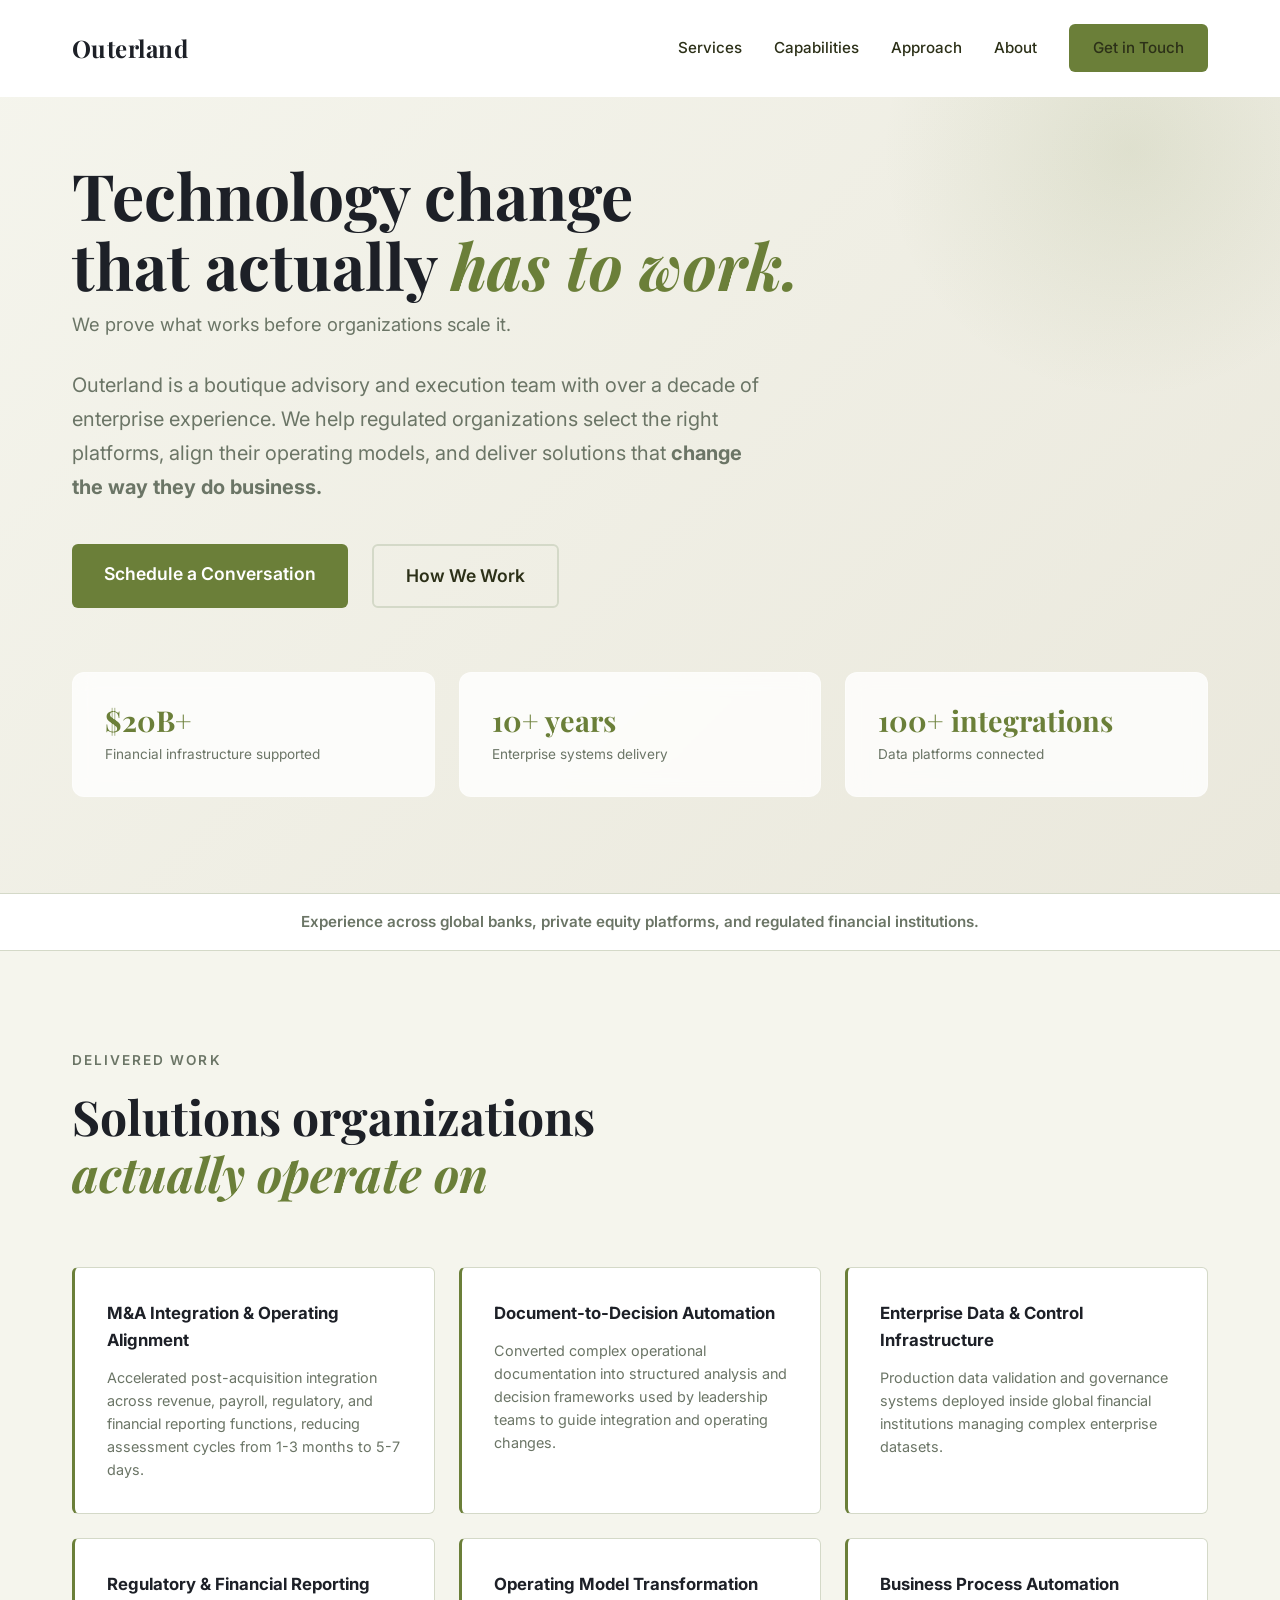
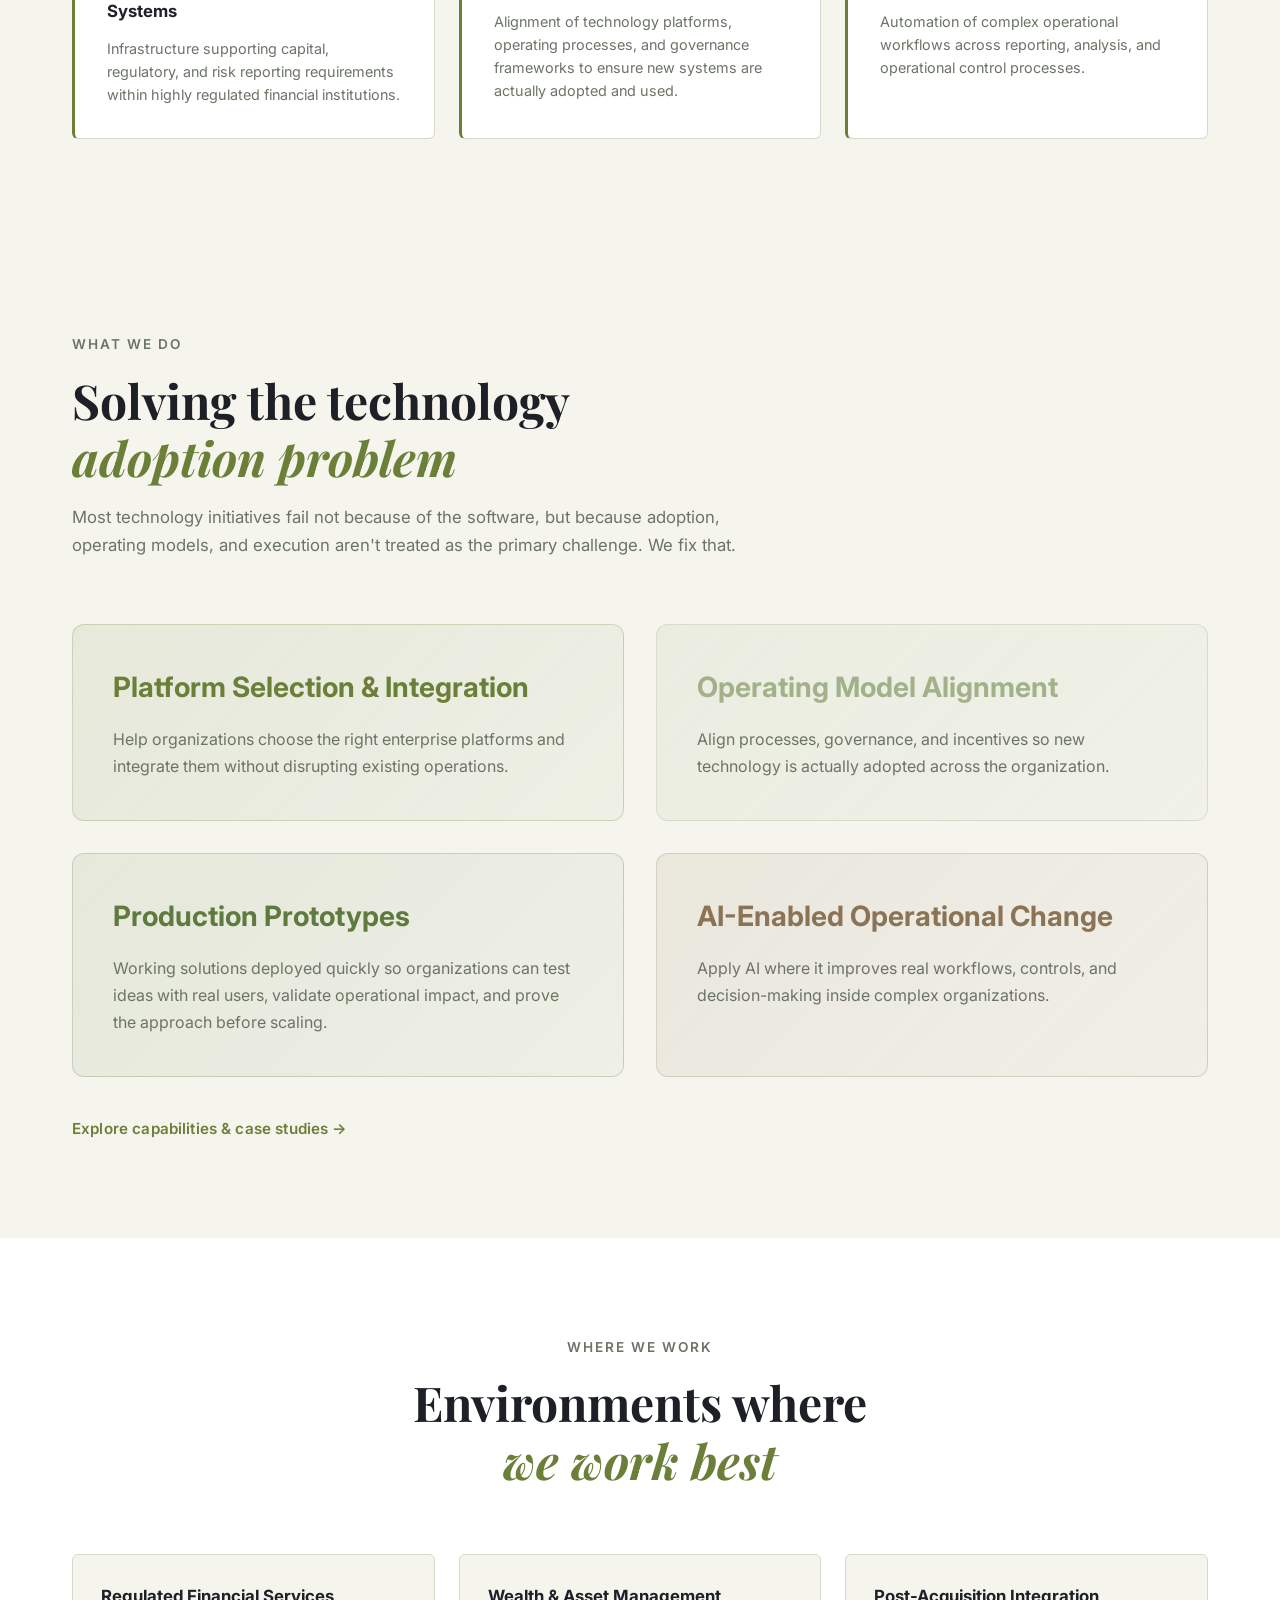
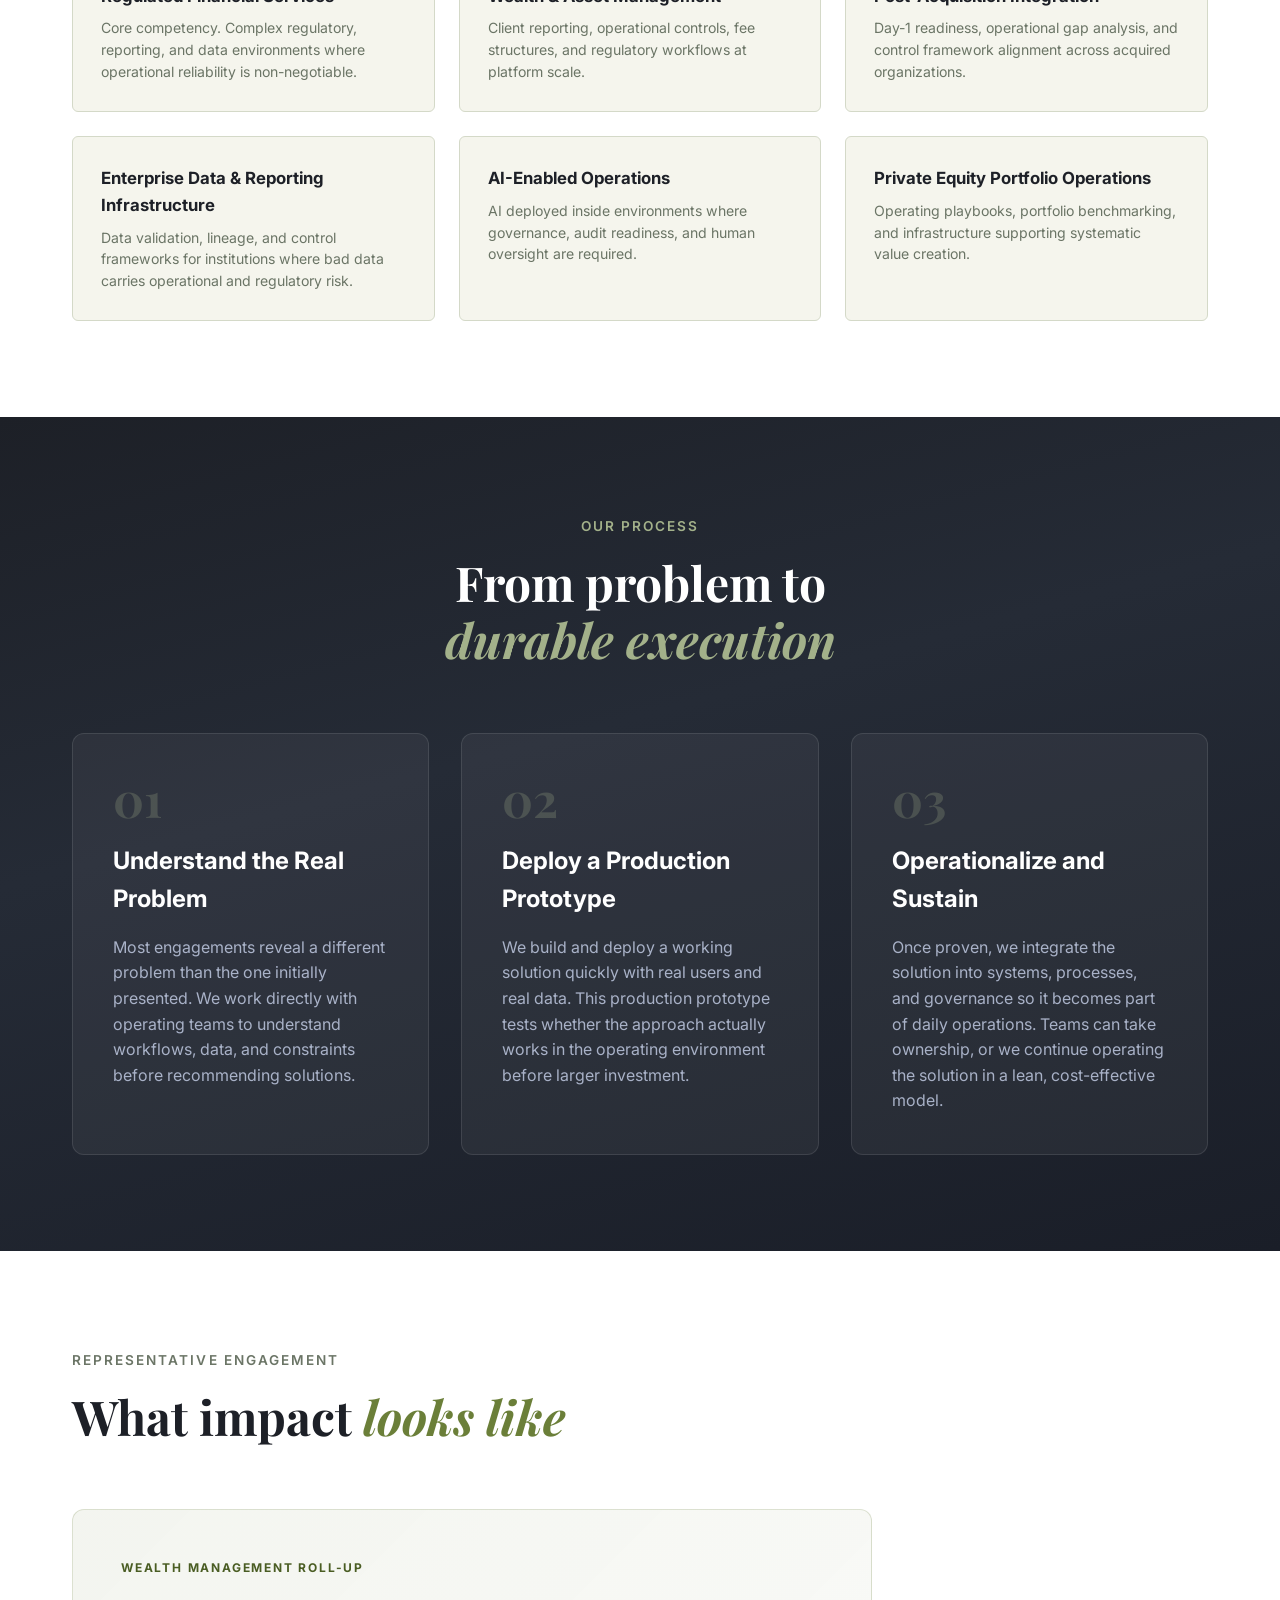
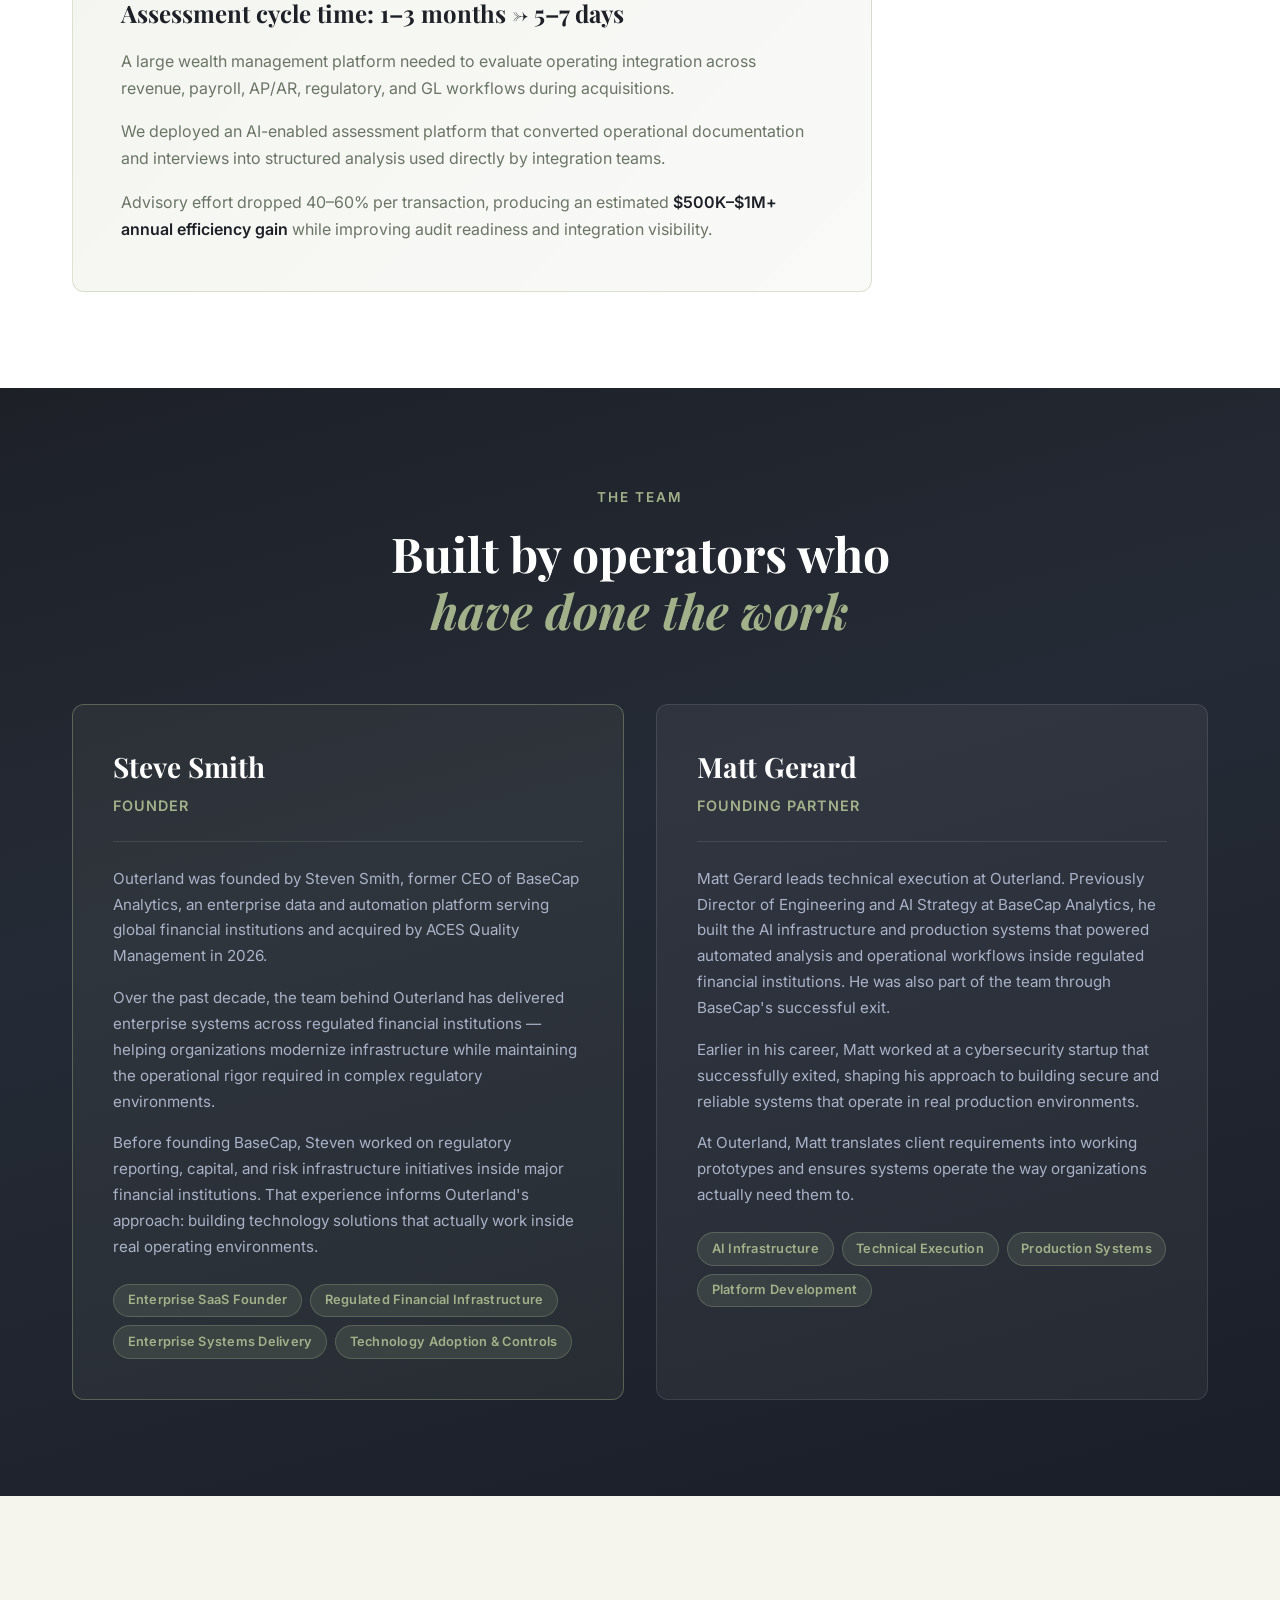
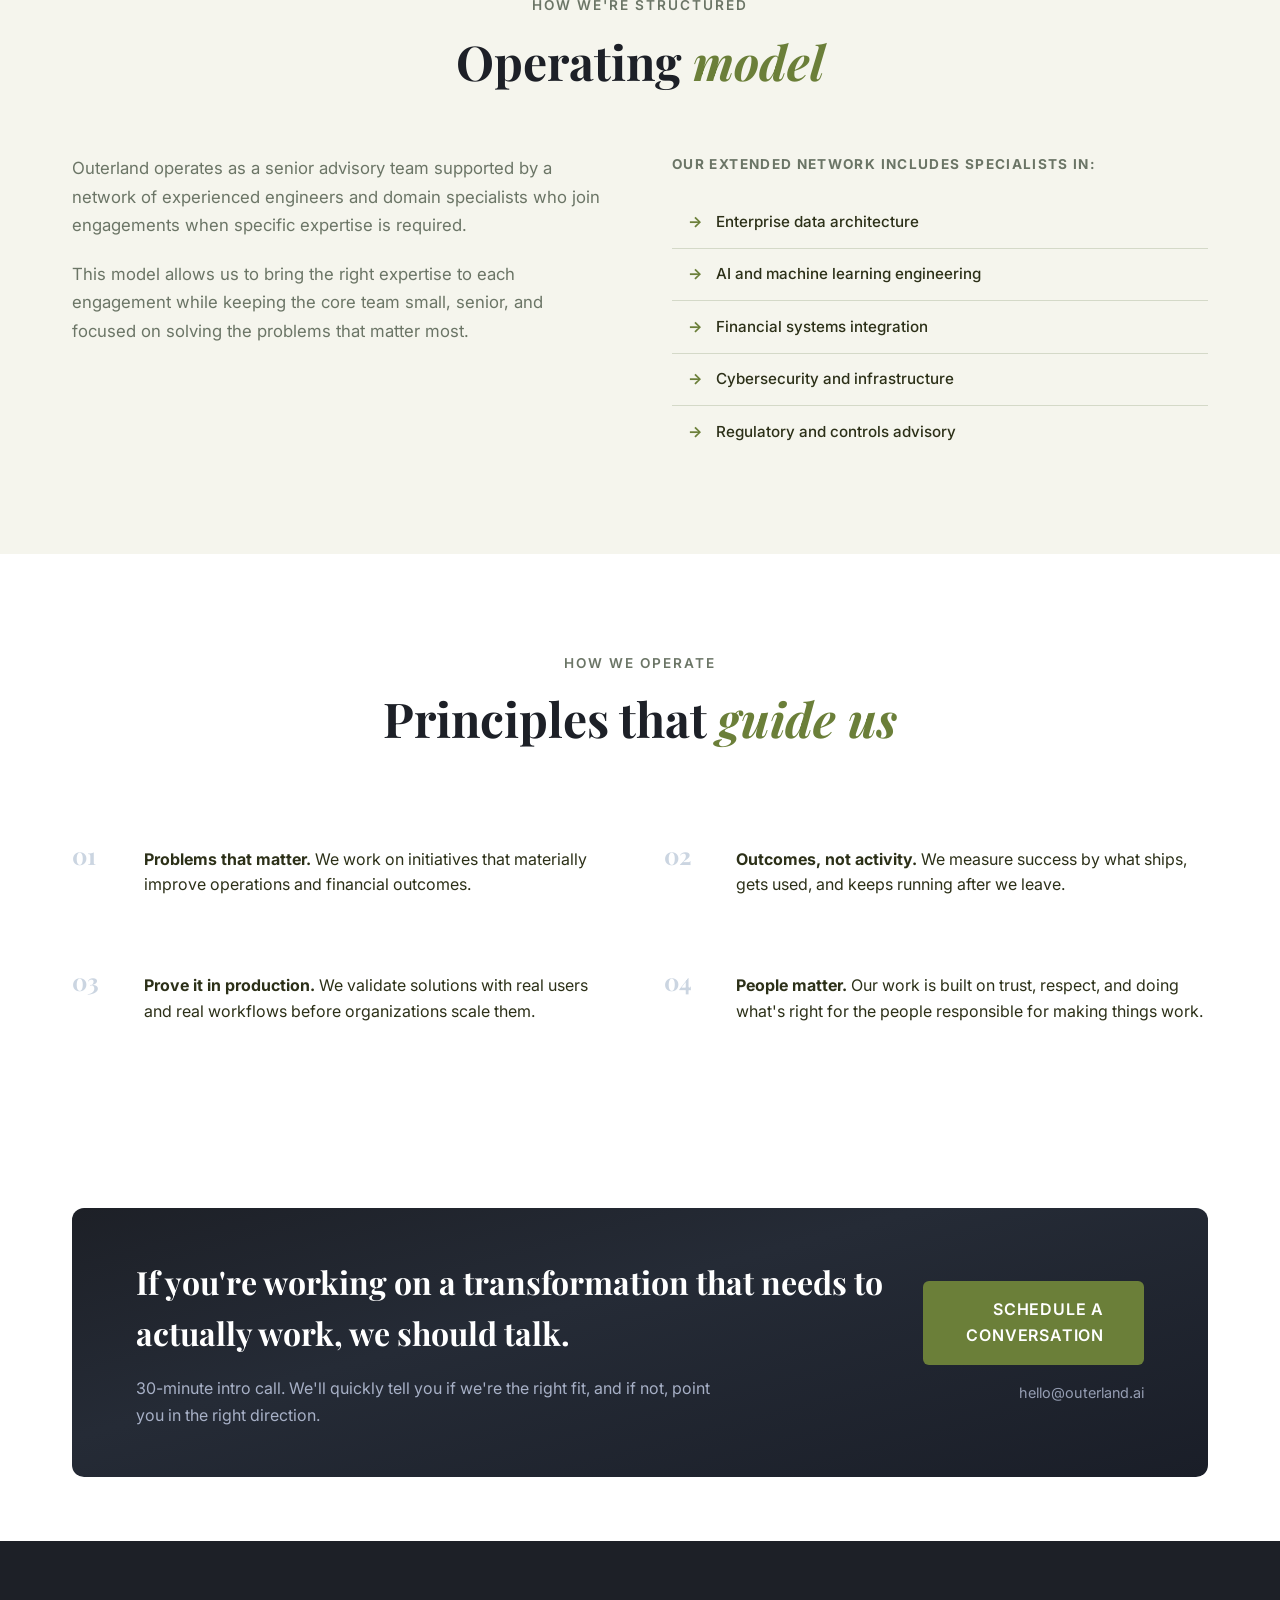
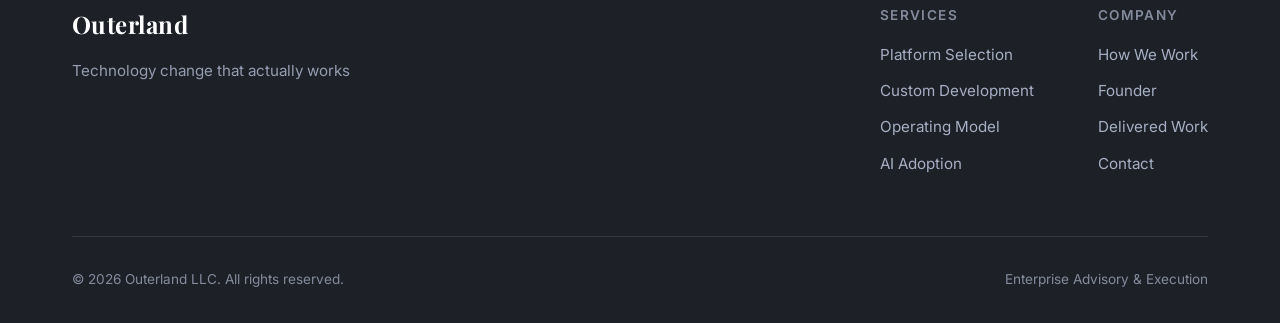
<file: index.html>
<!DOCTYPE html>
<html lang="en">
<head>
    <meta charset="UTF-8">
    <meta name="viewport" content="width=device-width, initial-scale=1.0">
    <meta name="description" content="Outerland: the trusted team for technology change that actually has to work. Enterprise advisory and execution for regulated environments.">
    <title>Outerland | Technology Change That Works</title>
    <link rel="preconnect" href="https://fonts.googleapis.com">
    <link rel="preconnect" href="https://fonts.gstatic.com" crossorigin>
    <link href="https://fonts.googleapis.com/css2?family=Inter:wght@300;400;500;600;700&family=Playfair+Display:wght@600;700;800&display=swap" rel="stylesheet">
    <link rel="stylesheet" href="styles.css">
</head>
<body>
    <!-- Navigation -->
    <nav class="navbar">
        <div class="container">
            <div class="nav-wrapper">
                <a href="#" class="logo">Outerland</a>
                <div class="nav-links">
                    <a href="#services">Services</a>
                    <a href="capabilities.html">Capabilities</a>
                    <a href="#approach">Approach</a>
                    <a href="#founder">About</a>
                    <a href="#contact" class="btn-primary">Get in Touch</a>
                </div>
                <button class="mobile-menu-toggle" aria-label="Toggle menu">
                    <span></span>
                    <span></span>
                    <span></span>
                </button>
            </div>
        </div>
    </nav>

    <!-- Hero Section -->
    <section class="hero">
        <div class="container">
            <div class="hero-content">
                <h1>Technology change<br>that actually <em>has to work.</em></h1>
                <p class="hero-subline">We prove what works before organizations scale it.</p>
                <p class="hero-subtitle">Outerland is a boutique advisory and execution team with over a decade of enterprise experience. We help regulated organizations select the right platforms, align their operating models, and deliver solutions that <strong>change the way they do business.</strong></p>
                <div class="hero-cta">
                    <a href="#contact" class="btn-primary-large">Schedule a Conversation</a>
                    <a href="#approach" class="btn-secondary">How We Work</a>
                </div>
            </div>
            <div class="hero-stats">
                <div class="stat-card">
                    <div class="stat-number">$20B+</div>
                    <div class="stat-label">Financial infrastructure supported</div>
                </div>
                <div class="stat-card">
                    <div class="stat-number">10+ years</div>
                    <div class="stat-label">Enterprise systems delivery</div>
                </div>
                <div class="stat-card">
                    <div class="stat-number">100+ integrations</div>
                    <div class="stat-label">Data platforms connected</div>
                </div>
            </div>
        </div>
    </section>

    <!-- Credibility Strip -->
    <section class="credibility">
        <div class="container">
            <p class="credibility-statement">Experience across global banks, private equity platforms, and regulated financial institutions.</p>
        </div>
    </section>

    <!-- Shipped Outcomes -->
    <section id="outcomes" class="outcomes">
        <div class="container">
            <div class="section-header">
                <span class="section-tag">Delivered Work</span>
                <h2>Solutions organizations<br><em>actually operate on</em></h2>
            </div>
            <div class="outcomes-grid">
                <div class="outcome-card">
                    <h4>M&amp;A Integration &amp; Operating Alignment</h4>
                    <p>Accelerated post-acquisition integration across revenue, payroll, regulatory, and financial reporting functions, reducing assessment cycles from 1-3 months to 5-7 days.</p>
                </div>
                <div class="outcome-card">
                    <h4>Document-to-Decision Automation</h4>
                    <p>Converted complex operational documentation into structured analysis and decision frameworks used by leadership teams to guide integration and operating changes.</p>
                </div>
                <div class="outcome-card">
                    <h4>Enterprise Data &amp; Control Infrastructure</h4>
                    <p>Production data validation and governance systems deployed inside global financial institutions managing complex enterprise datasets.</p>
                </div>
                <div class="outcome-card">
                    <h4>Regulatory &amp; Financial Reporting Systems</h4>
                    <p>Infrastructure supporting capital, regulatory, and risk reporting requirements within highly regulated financial institutions.</p>
                </div>
                <div class="outcome-card">
                    <h4>Operating Model Transformation</h4>
                    <p>Alignment of technology platforms, operating processes, and governance frameworks to ensure new systems are actually adopted and used.</p>
                </div>
                <div class="outcome-card">
                    <h4>Business Process Automation</h4>
                    <p>Automation of complex operational workflows across reporting, analysis, and operational control processes.</p>
                </div>
            </div>
        </div>
    </section>

    <!-- What We Do -->
    <section id="services" class="services">
        <div class="container">
            <div class="section-header">
                <span class="section-tag">What We Do</span>
                <h2>Solving the technology<br><em>adoption problem</em></h2>
                <p class="section-intro">Most technology initiatives fail not because of the software, but because adoption, operating models, and execution aren't treated as the primary challenge. We fix that.</p>
            </div>
            <div class="services-grid">
                <div class="service-card card-blue">
                    <h3>Platform Selection &amp; Integration</h3>
                    <p>Help organizations choose the right enterprise platforms and integrate them without disrupting existing operations.</p>
                </div>
                <div class="service-card card-purple">
                    <h3>Operating Model Alignment</h3>
                    <p>Align processes, governance, and incentives so new technology is actually adopted across the organization.</p>
                </div>
                <div class="service-card card-yellow">
                    <h3>Production Prototypes</h3>
                    <p>Working solutions deployed quickly so organizations can test ideas with real users, validate operational impact, and prove the approach before scaling.</p>
                </div>
                <div class="service-card card-pink">
                    <h3>AI-Enabled Operational Change</h3>
                    <p>Apply AI where it improves real workflows, controls, and decision-making inside complex organizations.</p>
                </div>
            </div>
            <div class="services-link-row">
                <a href="capabilities.html" class="services-capabilities-link">Explore capabilities &amp; case studies &rarr;</a>
            </div>
        </div>
    </section>

    <!-- Where We Focus -->
    <section class="focus">
        <div class="container">
            <div class="section-header centered">
                <span class="section-tag">Where We Work</span>
                <h2>Environments where<br><em>we work best</em></h2>
            </div>
            <div class="focus-grid">
                <div class="focus-card">
                    <h4>Regulated Financial Services</h4>
                    <p>Core competency. Complex regulatory, reporting, and data environments where operational reliability is non-negotiable.</p>
                </div>
                <div class="focus-card">
                    <h4>Wealth &amp; Asset Management</h4>
                    <p>Client reporting, operational controls, fee structures, and regulatory workflows at platform scale.</p>
                </div>
                <div class="focus-card">
                    <h4>Post-Acquisition Integration</h4>
                    <p>Day-1 readiness, operational gap analysis, and control framework alignment across acquired organizations.</p>
                </div>
                <div class="focus-card">
                    <h4>Enterprise Data &amp; Reporting Infrastructure</h4>
                    <p>Data validation, lineage, and control frameworks for institutions where bad data carries operational and regulatory risk.</p>
                </div>
                <div class="focus-card">
                    <h4>AI-Enabled Operations</h4>
                    <p>AI deployed inside environments where governance, audit readiness, and human oversight are required.</p>
                </div>
                <div class="focus-card">
                    <h4>Private Equity Portfolio Operations</h4>
                    <p>Operating playbooks, portfolio benchmarking, and infrastructure supporting systematic value creation.</p>
                </div>
            </div>
        </div>
    </section>

    <!-- How We Work -->
    <section id="approach" class="how-it-works">
        <div class="container">
            <div class="section-header centered">
                <span class="section-tag">Our Process</span>
                <h2>From problem to<br><em>durable execution</em></h2>
            </div>
            <div class="process-steps">
                <div class="step-card">
                    <div class="step-number">01</div>
                    <h4>Understand the Real Problem</h4>
                    <p>Most engagements reveal a different problem than the one initially presented. We work directly with operating teams to understand workflows, data, and constraints before recommending solutions.</p>
                </div>
                <div class="step-card">
                    <div class="step-number">02</div>
                    <h4>Deploy a Production Prototype</h4>
                    <p>We build and deploy a working solution quickly with real users and real data. This production prototype tests whether the approach actually works in the operating environment before larger investment.</p>
                </div>
                <div class="step-card">
                    <div class="step-number">03</div>
                    <h4>Operationalize and Sustain</h4>
                    <p>Once proven, we integrate the solution into systems, processes, and governance so it becomes part of daily operations. Teams can take ownership, or we continue operating the solution in a lean, cost-effective model.</p>
                </div>
            </div>
        </div>
    </section>

    <!-- Example Engagement -->
    <section class="example-engagement">
        <div class="container">
            <div class="section-header">
                <span class="section-tag">Representative Engagement</span>
                <h2>What impact <em>looks like</em></h2>
            </div>
            <div class="example-card">
                <div class="proof-tag">Wealth Management Roll-Up</div>
                <h4>Assessment cycle time: 1–3 months &rarr; 5–7 days</h4>
                <p>A large wealth management platform needed to evaluate operating integration across revenue, payroll, AP/AR, regulatory, and GL workflows during acquisitions.</p>
                <p>We deployed an AI-enabled assessment platform that converted operational documentation and interviews into structured analysis used directly by integration teams.</p>
                <p>Advisory effort dropped 40–60% per transaction, producing an estimated <strong>$500K–$1M+ annual efficiency gain</strong> while improving audit readiness and integration visibility.</p>
            </div>
        </div>
    </section>

    <!-- Team / Principals -->
    <section id="founder" class="team">
        <div class="container">
            <div class="section-header centered">
                <span class="section-tag">The Team</span>
                <h2>Built by operators who<br><em>have done the work</em></h2>
            </div>
            <div class="team-grid">
                <div class="team-card featured">
                    <div class="team-card-header">
                        <div class="team-name">Steve Smith</div>
                        <div class="team-title">Founder</div>
                    </div>
                    <div class="team-bio">
                        <p>Outerland was founded by Steven Smith, former CEO of BaseCap Analytics, an enterprise data and automation platform serving global financial institutions and acquired by ACES Quality Management in 2026.</p>
                        <p>Over the past decade, the team behind Outerland has delivered enterprise systems across regulated financial institutions — helping organizations modernize infrastructure while maintaining the operational rigor required in complex regulatory environments.</p>
                        <p>Before founding BaseCap, Steven worked on regulatory reporting, capital, and risk infrastructure initiatives inside major financial institutions. That experience informs Outerland's approach: building technology solutions that actually work inside real operating environments.</p>
                    </div>
                    <div class="team-credentials">
                        <span class="credential">Enterprise SaaS Founder</span>
                        <span class="credential">Regulated Financial Infrastructure</span>
                        <span class="credential">Enterprise Systems Delivery</span>
                        <span class="credential">Technology Adoption &amp; Controls</span>
                    </div>
                </div>
                <div class="team-card">
                    <div class="team-card-header">
                        <div class="team-name">Matt Gerard</div>
                        <div class="team-title">Founding Partner</div>
                    </div>
                    <div class="team-bio">
                        <p>Matt Gerard leads technical execution at Outerland. Previously Director of Engineering and AI Strategy at BaseCap Analytics, he built the AI infrastructure and production systems that powered automated analysis and operational workflows inside regulated financial institutions. He was also part of the team through BaseCap's successful exit.</p>
                        <p>Earlier in his career, Matt worked at a cybersecurity startup that successfully exited, shaping his approach to building secure and reliable systems that operate in real production environments.</p>
                        <p>At Outerland, Matt translates client requirements into working prototypes and ensures systems operate the way organizations actually need them to.</p>
                    </div>
                    <div class="team-credentials">
                        <span class="credential">AI Infrastructure</span>
                        <span class="credential">Technical Execution</span>
                        <span class="credential">Production Systems</span>
                        <span class="credential">Platform Development</span>
                    </div>
                </div>
            </div>
        </div>
    </section>

    <!-- Operating Model -->
    <section class="operating-model">
        <div class="container">
            <div class="section-header centered">
                <span class="section-tag">How We're Structured</span>
                <h2>Operating <em>model</em></h2>
            </div>
            <div class="operating-model-content">
                <div class="operating-model-text">
                    <p>Outerland operates as a senior advisory team supported by a network of experienced engineers and domain specialists who join engagements when specific expertise is required.</p>
                    <p>This model allows us to bring the right expertise to each engagement while keeping the core team small, senior, and focused on solving the problems that matter most.</p>
                </div>
                <div class="operating-model-network">
                    <div class="network-label">Our extended network includes specialists in:</div>
                    <ul class="network-list">
                        <li>Enterprise data architecture</li>
                        <li>AI and machine learning engineering</li>
                        <li>Financial systems integration</li>
                        <li>Cybersecurity and infrastructure</li>
                        <li>Regulatory and controls advisory</li>
                    </ul>
                </div>
            </div>
        </div>
    </section>

    <!-- Principles -->
    <section class="principles">
        <div class="container">
            <div class="section-header centered">
                <span class="section-tag">How We Operate</span>
                <h2>Principles that <em>guide us</em></h2>
            </div>
            <div class="principles-grid">
                <div class="principle-item">
                    <span class="principle-number">01</span>
                    <span class="principle-text"><strong>Problems that matter.</strong> We work on initiatives that materially improve operations and financial outcomes.</span>
                </div>
                <div class="principle-item">
                    <span class="principle-number">02</span>
                    <span class="principle-text"><strong>Outcomes, not activity.</strong> We measure success by what ships, gets used, and keeps running after we leave.</span>
                </div>
                <div class="principle-item">
                    <span class="principle-number">03</span>
                    <span class="principle-text"><strong>Prove it in production.</strong> We validate solutions with real users and real workflows before organizations scale them.</span>
                </div>
                <div class="principle-item">
                    <span class="principle-number">04</span>
                    <span class="principle-text"><strong>People matter.</strong> Our work is built on trust, respect, and doing what's right for the people responsible for making things work.</span>
                </div>
            </div>
        </div>
    </section>

    <!-- Contact -->
    <section id="contact" class="contact">
        <div class="container">
            <div class="contact-card">
                <div class="contact-content">
                    <h3>If you're working on a transformation that needs to actually work, we should talk.</h3>
                    <p>30-minute intro call. We'll quickly tell you if we're the right fit, and if not, point you in the right direction.</p>
                </div>
                <div class="contact-action">
                    <a href="mailto:hello@outerland.ai" class="btn-contact">Schedule a Conversation</a>
                    <div class="contact-email">hello@outerland.ai</div>
                </div>
            </div>
        </div>
    </section>

    <!-- Footer -->
    <footer class="footer">
        <div class="container">
            <div class="footer-content">
                <div class="footer-brand">
                    <div class="logo">Outerland</div>
                    <p>Technology change that actually works</p>
                </div>
                <div class="footer-links">
                    <div class="footer-column">
                        <h5>Services</h5>
                        <a href="#services">Platform Selection</a>
                        <a href="#services">Custom Development</a>
                        <a href="#services">Operating Model</a>
                        <a href="#services">AI Adoption</a>
                    </div>
                    <div class="footer-column">
                        <h5>Company</h5>
                        <a href="#approach">How We Work</a>
                        <a href="#founder">Founder</a>
                        <a href="#outcomes">Delivered Work</a>
                        <a href="#contact">Contact</a>
                    </div>
                </div>
            </div>
            <div class="footer-bottom">
                <span>&copy; 2026 Outerland LLC. All rights reserved.</span>
                <span>Enterprise Advisory &amp; Execution</span>
            </div>
        </div>
    </footer>

    <script src="script.js"></script>
</body>
</html>
</file>
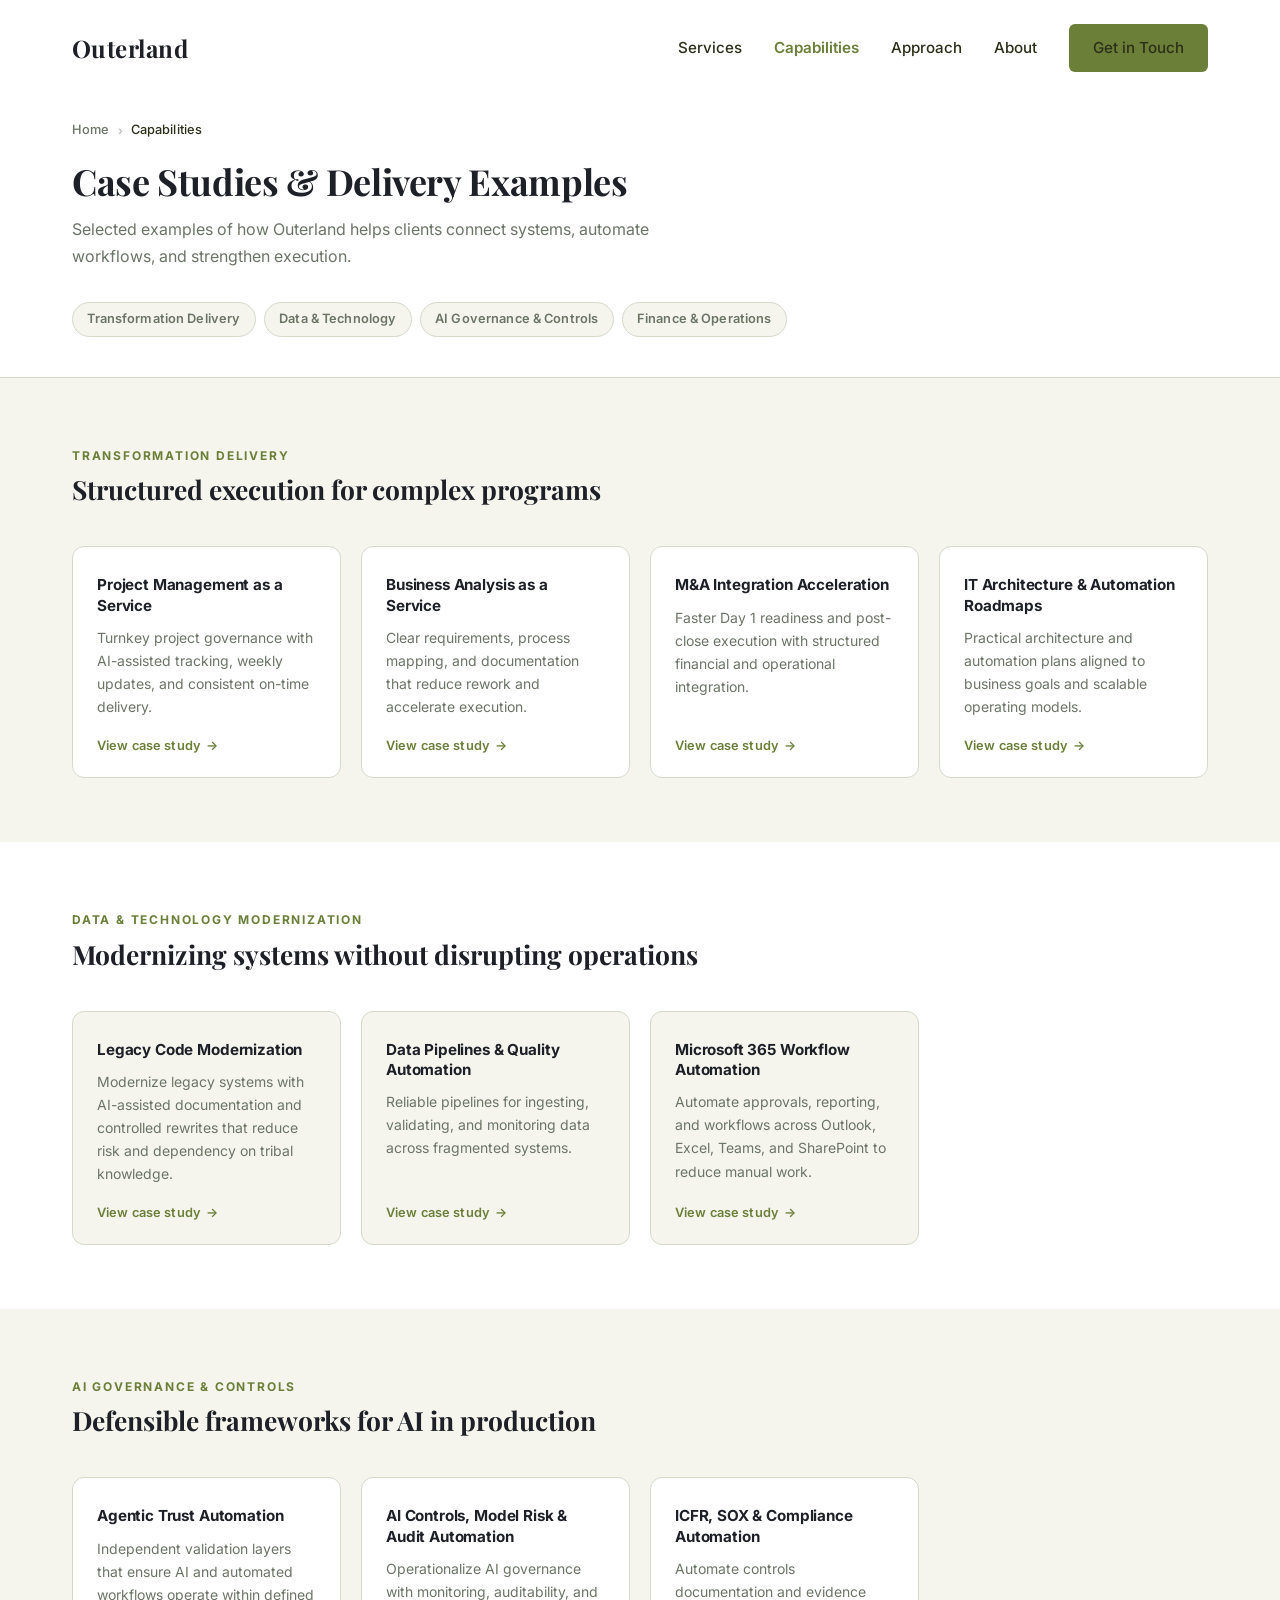
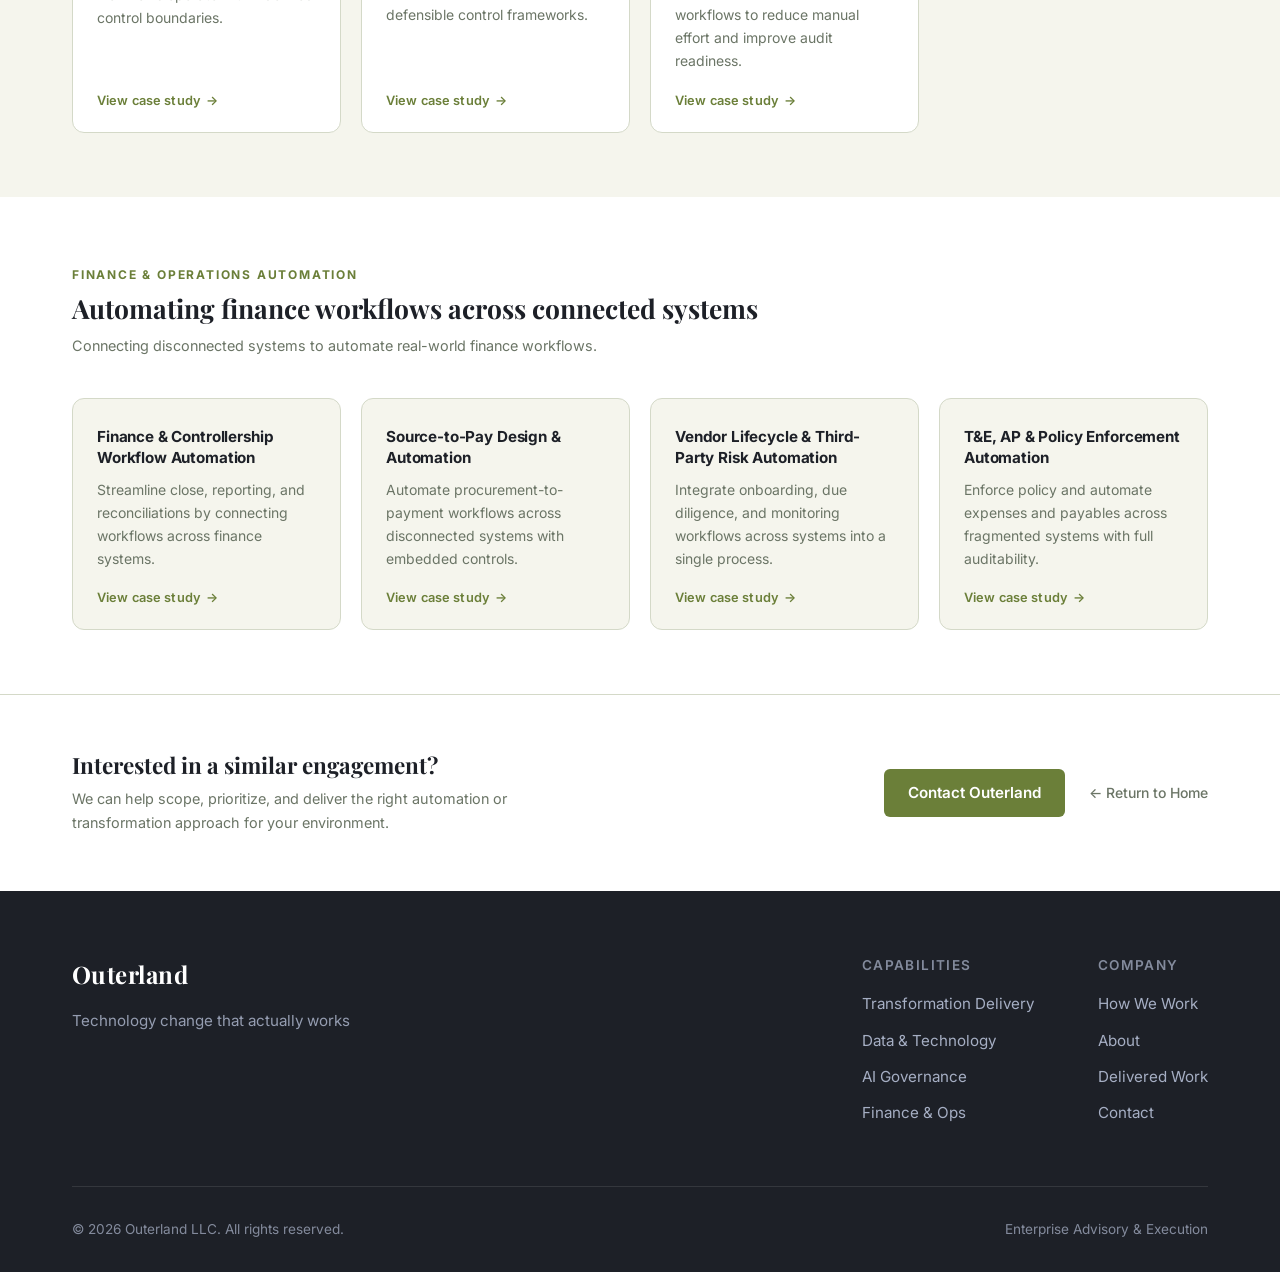
<file: capabilities.html>
<!DOCTYPE html>
<html lang="en">
<head>
    <meta charset="UTF-8">
    <meta name="viewport" content="width=device-width, initial-scale=1.0">
    <meta name="description" content="Outerland capabilities and case studies — AI-enabled execution across transformation, data, controls, and operational workflows.">
    <title>Capabilities & Case Studies | Outerland</title>
    <link rel="preconnect" href="https://fonts.googleapis.com">
    <link rel="preconnect" href="https://fonts.gstatic.com" crossorigin>
    <link href="https://fonts.googleapis.com/css2?family=Inter:wght@300;400;500;600;700&family=Playfair+Display:wght@600;700;800&display=swap" rel="stylesheet">
    <link rel="stylesheet" href="styles.css">
    <style>

        /* ── Active nav state ─────────────────────────────────────────── */
        .nav-links a.nav-active {
            color: var(--palette-primary);
            font-weight: 600;
        }

        /* ── Subpage header ───────────────────────────────────────────── */
        .subpage-header {
            padding: 7.5rem 0 2.5rem;
            background: var(--palette-white);
            border-bottom: 1px solid var(--palette-border);
        }

        .breadcrumb {
            display: flex;
            align-items: center;
            gap: 0.5rem;
            margin-bottom: 1.25rem;
            font-size: 0.8rem;
            color: var(--palette-text-muted);
            font-weight: 500;
            letter-spacing: 0.01em;
        }

        .breadcrumb a {
            color: var(--palette-text-muted);
            text-decoration: none;
            transition: color 0.2s ease;
        }

        .breadcrumb a:hover {
            color: var(--palette-primary);
        }

        .breadcrumb-sep {
            opacity: 0.5;
            font-size: 0.75rem;
        }

        .breadcrumb-current {
            color: var(--palette-text);
        }

        .subpage-header h1 {
            font-family: var(--font-display);
            font-size: 2.25rem;
            font-weight: 700;
            line-height: 1.2;
            color: var(--palette-dark);
            margin-bottom: 0.75rem;
            letter-spacing: -0.01em;
        }

        .subpage-header-intro {
            font-size: 1rem;
            color: var(--palette-text-muted);
            line-height: 1.7;
            max-width: 580px;
            margin-bottom: 2rem;
        }

        /* ── Section quick-jump pills ─────────────────────────────────── */
        .jump-nav {
            display: flex;
            flex-wrap: wrap;
            gap: 0.5rem;
        }

        .jump-pill {
            display: inline-block;
            padding: 0.4rem 0.9rem;
            font-size: 0.8rem;
            font-weight: 600;
            color: var(--palette-text-muted);
            background: var(--palette-light);
            border: 1px solid var(--palette-border);
            border-radius: 100px;
            text-decoration: none;
            letter-spacing: 0.01em;
            transition: background 0.2s ease, color 0.2s ease, border-color 0.2s ease;
        }

        .jump-pill:hover {
            background: var(--palette-white);
            color: var(--palette-primary);
            border-color: rgba(107, 127, 57, 0.35);
        }

        /* ── Capability sections ──────────────────────────────────────── */
        .cap-section {
            padding: 4rem 0;
        }

        .cap-section:nth-child(odd) {
            background: var(--palette-light);
        }

        .cap-section:nth-child(even) {
            background: var(--palette-white);
        }

        .cap-section-header {
            margin-bottom: 2.5rem;
        }

        .cap-section-tag {
            display: inline-block;
            font-size: 0.75rem;
            text-transform: uppercase;
            letter-spacing: 0.15em;
            color: var(--palette-primary);
            font-weight: 700;
            margin-bottom: 0.5rem;
        }

        .cap-section-header h2 {
            font-family: var(--font-display);
            font-size: 1.65rem;
            font-weight: 700;
            color: var(--palette-dark);
            line-height: 1.25;
            margin-bottom: 0;
        }

        .cap-section-intro {
            margin-top: 0.6rem;
            font-size: 0.9rem;
            color: var(--palette-text-muted);
            line-height: 1.65;
            max-width: 560px;
        }

        /* ── Card grid ────────────────────────────────────────────────── */
        .cap-grid {
            display: grid;
            grid-template-columns: repeat(4, 1fr);
            gap: 1.25rem;
            align-items: stretch;
        }

        /* ── Capability card ──────────────────────────────────────────── */
        .cap-card {
            display: flex;
            flex-direction: column;
            background: var(--palette-white);
            border: 1px solid var(--palette-border);
            border-radius: var(--border-radius-lg);
            padding: 1.75rem 1.5rem 1.5rem;
            transition: transform 0.22s ease, box-shadow 0.22s ease, border-color 0.22s ease;
            position: relative;
            overflow: hidden;
        }

        .cap-section:nth-child(odd) .cap-card {
            background: var(--palette-white);
        }

        .cap-section:nth-child(even) .cap-card {
            background: var(--palette-light);
        }

        /* Subtle olive top-bar reveal on hover */
        .cap-card::before {
            content: '';
            position: absolute;
            top: 0;
            left: 0;
            right: 0;
            height: 2px;
            background: var(--palette-primary);
            opacity: 0;
            transition: opacity 0.22s ease;
        }

        .cap-card:hover {
            transform: translateY(-3px);
            box-shadow: 0 8px 24px rgba(44, 48, 24, 0.09);
            border-color: rgba(107, 127, 57, 0.28);
        }

        .cap-card:hover::before {
            opacity: 1;
        }

        .cap-card-title {
            font-size: 0.95rem;
            font-weight: 700;
            color: var(--palette-dark);
            line-height: 1.35;
            margin-bottom: 0.6rem;
            letter-spacing: -0.01em;
        }

        .cap-card-desc {
            font-size: 0.875rem;
            color: var(--palette-text-muted);
            line-height: 1.65;
            flex: 1;
            margin-bottom: 1.25rem;
        }

        .cap-card-link {
            display: inline-flex;
            align-items: center;
            gap: 0.3rem;
            font-size: 0.8rem;
            font-weight: 600;
            color: var(--palette-primary);
            text-decoration: none;
            letter-spacing: 0.01em;
            transition: color 0.18s ease;
            margin-top: auto;
            background: none;
            border: none;
            padding: 0;
            cursor: pointer;
            font-family: var(--font-primary);
        }

        .cap-card-link::after {
            content: '→';
            transition: transform 0.18s ease;
        }

        .cap-card-link:hover {
            color: var(--palette-primary-dark);
        }

        .cap-card-link:hover::after {
            transform: translateX(3px);
        }

        /* ── Email gate modal ─────────────────────────────────────────── */
        .gate-modal-overlay {
            display: none;
            position: fixed;
            inset: 0;
            background: rgba(29, 32, 39, 0.55);
            backdrop-filter: blur(3px);
            z-index: 2000;
            align-items: center;
            justify-content: center;
            padding: 1.5rem;
        }

        .gate-modal-overlay.is-open {
            display: flex;
        }

        .gate-modal {
            background: var(--palette-white);
            border-radius: var(--border-radius-lg);
            padding: 2.25rem 2rem 2rem;
            width: 100%;
            max-width: 420px;
            box-shadow: 0 20px 60px rgba(29, 32, 39, 0.18);
            position: relative;
        }

        .gate-modal-close {
            position: absolute;
            top: 1rem;
            right: 1rem;
            background: none;
            border: none;
            font-size: 1.2rem;
            cursor: pointer;
            color: var(--palette-text-muted);
            line-height: 1;
            padding: 0.25rem 0.4rem;
            border-radius: 4px;
            transition: color 0.15s ease, background 0.15s ease;
        }

        .gate-modal-close:hover {
            color: var(--palette-dark);
            background: var(--palette-light);
        }

        .gate-modal-eyebrow {
            font-size: 0.72rem;
            font-weight: 700;
            letter-spacing: 0.12em;
            text-transform: uppercase;
            color: var(--palette-primary);
            margin-bottom: 0.4rem;
        }

        .gate-modal h3 {
            font-family: var(--font-display);
            font-size: 1.3rem;
            font-weight: 700;
            color: var(--palette-dark);
            line-height: 1.3;
            margin-bottom: 0.5rem;
        }

        .gate-modal-subtitle {
            font-size: 0.875rem;
            color: var(--palette-text-muted);
            line-height: 1.6;
            margin-bottom: 1.5rem;
        }

        .gate-modal-form {
            display: flex;
            flex-direction: column;
            gap: 0.75rem;
        }

        .gate-modal-input {
            width: 100%;
            padding: 0.7rem 0.9rem;
            font-size: 0.9rem;
            font-family: var(--font-primary);
            border: 1.5px solid var(--palette-border);
            border-radius: var(--border-radius);
            color: var(--palette-dark);
            background: var(--palette-white);
            transition: border-color 0.18s ease;
            box-sizing: border-box;
        }

        .gate-modal-input:focus {
            outline: none;
            border-color: var(--palette-primary);
        }

        .gate-modal-submit {
            width: 100%;
            padding: 0.75rem 1rem;
            background: var(--palette-primary);
            color: var(--palette-white);
            border: none;
            border-radius: var(--border-radius);
            font-size: 0.9rem;
            font-weight: 600;
            font-family: var(--font-primary);
            cursor: pointer;
            transition: background 0.18s ease;
        }

        .gate-modal-submit:hover:not(:disabled) {
            background: var(--palette-primary-dark);
        }

        .gate-modal-submit:disabled {
            opacity: 0.65;
            cursor: not-allowed;
        }

        .gate-modal-error {
            font-size: 0.82rem;
            color: #b91c1c;
            display: none;
        }

        .gate-modal-success {
            display: none;
            text-align: center;
            padding: 1rem 0 0.5rem;
        }

        .gate-modal-success p {
            font-size: 0.95rem;
            color: var(--palette-text-muted);
            line-height: 1.6;
        }

        .gate-modal-success strong {
            display: block;
            font-size: 1.1rem;
            color: var(--palette-dark);
            margin-bottom: 0.4rem;
        }

        /* ── Slim subpage CTA ─────────────────────────────────────────── */
        .subpage-cta {
            padding: 3.5rem 0;
            background: var(--palette-white);
            border-top: 1px solid var(--palette-border);
        }

        .subpage-cta-inner {
            display: flex;
            align-items: center;
            justify-content: space-between;
            gap: 2rem;
        }

        .subpage-cta-text h3 {
            font-family: var(--font-display);
            font-size: 1.4rem;
            font-weight: 700;
            color: var(--palette-dark);
            margin-bottom: 0.5rem;
            line-height: 1.25;
        }

        .subpage-cta-text p {
            font-size: 0.9rem;
            color: var(--palette-text-muted);
            line-height: 1.65;
            max-width: 480px;
        }

        .subpage-cta-actions {
            display: flex;
            align-items: center;
            gap: 1.5rem;
            flex-shrink: 0;
        }

        .subpage-cta-back {
            font-size: 0.875rem;
            font-weight: 500;
            color: var(--palette-text-muted);
            text-decoration: none;
            transition: color 0.2s ease;
            white-space: nowrap;
        }

        .subpage-cta-back:hover {
            color: var(--palette-primary);
        }

        /* ── Responsive ───────────────────────────────────────────────── */
        @media (max-width: 1100px) {
            .cap-grid {
                grid-template-columns: repeat(3, 1fr);
            }
        }

        @media (max-width: 900px) {
            .subpage-cta-inner {
                flex-direction: column;
                align-items: flex-start;
            }
        }

        @media (max-width: 767px) {
            .subpage-header h1 {
                font-size: 1.75rem;
            }

            .cap-section-header h2 {
                font-size: 1.4rem;
            }

            .cap-grid {
                grid-template-columns: repeat(2, 1fr);
            }
        }

        @media (max-width: 520px) {
            .cap-grid {
                grid-template-columns: 1fr;
            }

            .subpage-cta-actions {
                flex-direction: column;
                align-items: flex-start;
                gap: 0.75rem;
            }
        }

    </style>
</head>
<body>

    <!-- Navigation -->
    <nav class="navbar">
        <div class="container">
            <div class="nav-wrapper">
                <a href="/" class="logo">Outerland</a>
                <div class="nav-links">
                    <a href="/#services">Services</a>
                    <a href="/capabilities.html" class="nav-active" aria-current="page">Capabilities</a>
                    <a href="/#approach">Approach</a>
                    <a href="/#founder">About</a>
                    <a href="/#contact" class="btn-primary">Get in Touch</a>
                </div>
                <button class="mobile-menu-toggle" aria-label="Toggle menu">
                    <span></span>
                    <span></span>
                    <span></span>
                </button>
            </div>
        </div>
    </nav>

    <!-- Compact subpage header -->
    <header class="subpage-header">
        <div class="container">
            <nav class="breadcrumb" aria-label="Breadcrumb">
                <a href="/">Home</a>
                <span class="breadcrumb-sep" aria-hidden="true">›</span>
                <span class="breadcrumb-current">Capabilities</span>
            </nav>
            <h1>Case Studies &amp; Delivery Examples</h1>
            <p class="subpage-header-intro">Selected examples of how Outerland helps clients connect systems, automate workflows, and strengthen execution.</p>
            <nav class="jump-nav" aria-label="Jump to section">
                <a href="#transformation" class="jump-pill">Transformation Delivery</a>
                <a href="#data-tech" class="jump-pill">Data &amp; Technology</a>
                <a href="#ai-governance" class="jump-pill">AI Governance &amp; Controls</a>
                <a href="#finance-ops" class="jump-pill">Finance &amp; Operations</a>
            </nav>
        </div>
    </header>

    <!-- SECTION 1: Transformation Delivery -->
    <section class="cap-section" id="transformation">
        <div class="container">
            <div class="cap-section-header">
                <span class="cap-section-tag">Transformation Delivery</span>
                <h2>Structured execution for complex programs</h2>
            </div>
            <div class="cap-grid" id="grid-transformation"></div>
        </div>
    </section>

    <!-- SECTION 2: Data & Technology Modernization -->
    <section class="cap-section" id="data-tech">
        <div class="container">
            <div class="cap-section-header">
                <span class="cap-section-tag">Data &amp; Technology Modernization</span>
                <h2>Modernizing systems without disrupting operations</h2>
            </div>
            <div class="cap-grid" id="grid-data-tech"></div>
        </div>
    </section>

    <!-- SECTION 3: AI Governance & Controls -->
    <section class="cap-section" id="ai-governance">
        <div class="container">
            <div class="cap-section-header">
                <span class="cap-section-tag">AI Governance &amp; Controls</span>
                <h2>Defensible frameworks for AI in production</h2>
            </div>
            <div class="cap-grid" id="grid-ai-governance"></div>
        </div>
    </section>

    <!-- SECTION 4: Finance & Operations Automation -->
    <section class="cap-section" id="finance-ops">
        <div class="container">
            <div class="cap-section-header">
                <span class="cap-section-tag">Finance &amp; Operations Automation</span>
                <h2>Automating finance workflows across connected systems</h2>
                <p class="cap-section-intro">Connecting disconnected systems to automate real-world finance workflows.</p>
            </div>
            <div class="cap-grid" id="grid-finance-ops"></div>
        </div>
    </section>

    <!-- Slim subpage CTA -->
    <section class="subpage-cta">
        <div class="container">
            <div class="subpage-cta-inner">
                <div class="subpage-cta-text">
                    <h3>Interested in a similar engagement?</h3>
                    <p>We can help scope, prioritize, and deliver the right automation or transformation approach for your environment.</p>
                </div>
                <div class="subpage-cta-actions">
                    <a href="mailto:hello@outerland.ai" class="btn-primary">Contact Outerland</a>
                    <a href="/" class="subpage-cta-back">← Return to Home</a>
                </div>
            </div>
        </div>
    </section>

    <!-- Footer -->
    <footer class="footer">
        <div class="container">
            <div class="footer-content">
                <div class="footer-brand">
                    <div class="logo">Outerland</div>
                    <p>Technology change that actually works</p>
                </div>
                <div class="footer-links">
                    <div class="footer-column">
                        <h5>Capabilities</h5>
                        <a href="#transformation">Transformation Delivery</a>
                        <a href="#data-tech">Data &amp; Technology</a>
                        <a href="#ai-governance">AI Governance</a>
                        <a href="#finance-ops">Finance &amp; Ops</a>
                    </div>
                    <div class="footer-column">
                        <h5>Company</h5>
                        <a href="/#approach">How We Work</a>
                        <a href="/#founder">About</a>
                        <a href="/#outcomes">Delivered Work</a>
                        <a href="/#contact">Contact</a>
                    </div>
                </div>
            </div>
            <div class="footer-bottom">
                <span>&copy; 2026 Outerland LLC. All rights reserved.</span>
                <span>Enterprise Advisory &amp; Execution</span>
            </div>
        </div>
    </footer>

    <!-- Email gate modal -->
    <div class="gate-modal-overlay" id="gateModalOverlay" role="dialog" aria-modal="true" aria-labelledby="gateModalTitle">
        <div class="gate-modal">
            <button class="gate-modal-close" id="gateModalClose" aria-label="Close">&times;</button>
            <div id="gateModalForm">
                <p class="gate-modal-eyebrow">Case Study PDF</p>
                <h3 id="gateModalTitle">Download the Case Study</h3>
                <p class="gate-modal-subtitle">Enter your email to access the PDF. We'll send you the download link.</p>
                <form class="gate-modal-form" id="gateForm" novalidate>
                    <input
                        type="email"
                        class="gate-modal-input"
                        id="gateEmailInput"
                        placeholder="you@company.com"
                        required
                        autocomplete="email"
                    />
                    <p class="gate-modal-error" id="gateError"></p>
                    <button type="submit" class="gate-modal-submit" id="gateSubmit">
                        <span id="gateBtnText">Get the PDF</span>
                        <span id="gateBtnLoading" style="display:none;">Sending&hellip;</span>
                    </button>
                </form>
            </div>
            <div class="gate-modal-success" id="gateSuccess">
                <strong>Opening your PDF&hellip;</strong>
                <p>If it doesn't open automatically, <a id="gateFallbackLink" href="#" style="color:var(--palette-primary);">click here</a>.</p>
            </div>
        </div>
    </div>

    <script src="script.js"></script>
    <script>
        // ── Capability data ──────────────────────────────────────────────
        const capabilities = {
            'grid-transformation': [
                {
                    title: 'Project Management as a Service',
                    desc: 'Turnkey project governance with AI-assisted tracking, weekly updates, and consistent on-time delivery.',
                    pdf: '01_Project_Management_as_a_Service.pdf',
                },
                {
                    title: 'Business Analysis as a Service',
                    desc: 'Clear requirements, process mapping, and documentation that reduce rework and accelerate execution.',
                    pdf: '02_Business_Analysis_as_a_Service.pdf',
                },
                {
                    title: 'M&A Integration Acceleration',
                    desc: 'Faster Day 1 readiness and post-close execution with structured financial and operational integration.',
                    pdf: '03_MA_Integration_Acceleration.pdf',
                },
                {
                    title: 'IT Architecture & Automation Roadmaps',
                    desc: 'Practical architecture and automation plans aligned to business goals and scalable operating models.',
                    pdf: '04_IT_Architecture_Automation_Roadmaps.pdf',
                },
            ],
            'grid-data-tech': [
                {
                    title: 'Legacy Code Modernization',
                    desc: 'Modernize legacy systems with AI-assisted documentation and controlled rewrites that reduce risk and dependency on tribal knowledge.',
                    pdf: '05_Legacy_Code_Modernization.pdf',
                },
                {
                    title: 'Data Pipelines & Quality Automation',
                    desc: 'Reliable pipelines for ingesting, validating, and monitoring data across fragmented systems.',
                    pdf: '06_Data_Pipelines_Quality_Automation.pdf',
                },
                {
                    title: 'Microsoft 365 Workflow Automation',
                    desc: 'Automate approvals, reporting, and workflows across Outlook, Excel, Teams, and SharePoint to reduce manual work.',
                    pdf: '07_Microsoft_365_Workflow_Automation.pdf',
                },
            ],
            'grid-ai-governance': [
                {
                    title: 'Agentic Trust Automation',
                    desc: 'Independent validation layers that ensure AI and automated workflows operate within defined control boundaries.',
                    pdf: '08_Agentic_Trust_Automation.pdf',
                },
                {
                    title: 'AI Controls, Model Risk & Audit Automation',
                    desc: 'Operationalize AI governance with monitoring, auditability, and defensible control frameworks.',
                    pdf: '09_AI_Controls_Model_Risk_Audit.pdf',
                },
                {
                    title: 'ICFR, SOX & Compliance Automation',
                    desc: 'Automate controls documentation and evidence workflows to reduce manual effort and improve audit readiness.',
                    pdf: '10_ICFR_SOX_Compliance_Automation.pdf',
                },
            ],
            'grid-finance-ops': [
                {
                    title: 'Finance & Controllership Workflow Automation',
                    desc: 'Streamline close, reporting, and reconciliations by connecting workflows across finance systems.',
                    pdf: '11_Finance_Controllership_Workflow.pdf',
                },
                {
                    title: 'Source-to-Pay Design & Automation',
                    desc: 'Automate procurement-to-payment workflows across disconnected systems with embedded controls.',
                    pdf: '12_Source_to_Pay_Automation.pdf',
                },
                {
                    title: 'Vendor Lifecycle & Third-Party Risk Automation',
                    desc: 'Integrate onboarding, due diligence, and monitoring workflows across systems into a single process.',
                    pdf: '13_Vendor_Lifecycle_Third_Party_Risk.pdf',
                },
                {
                    title: 'T&E, AP & Policy Enforcement Automation',
                    desc: 'Enforce policy and automate expenses and payables across fragmented systems with full auditability.',
                    pdf: '14_TE_AP_Policy_Enforcement.pdf',
                },
            ],
        };

        // ── Render cards ─────────────────────────────────────────────────
        function renderCards() {
            Object.entries(capabilities).forEach(([gridId, cards]) => {
                const grid = document.getElementById(gridId);
                if (!grid) return;
                cards.forEach(card => {
                    const article = document.createElement('article');
                    article.className = 'cap-card';
                    article.innerHTML = `
                        <h3 class="cap-card-title">${card.title}</h3>
                        <p class="cap-card-desc">${card.desc}</p>
                        <button class="cap-card-link" data-pdf="${card.pdf}" data-title="${card.title}">View case study</button>
                    `;
                    grid.appendChild(article);
                });
            });
        }

        renderCards();

        // ── Email gate modal ──────────────────────────────────────────────
        const APPS_SCRIPT_URL = 'https://script.google.com/macros/s/AKfycby1M2TZIPitTuF42yRlhLmOHJksiRpJTbFbwz8NE6bu1-5graX28zqulXNQeYZbUJ7UOA/exec';
        const PDF_BASE_PATH = '/case-studies/';

        const overlay    = document.getElementById('gateModalOverlay');
        const closeBtn   = document.getElementById('gateModalClose');
        const modalTitle = document.getElementById('gateModalTitle');
        const gateForm   = document.getElementById('gateForm');
        const emailInput = document.getElementById('gateEmailInput');
        const submitBtn  = document.getElementById('gateSubmit');
        const btnText    = document.getElementById('gateBtnText');
        const btnLoading = document.getElementById('gateBtnLoading');
        const errorEl    = document.getElementById('gateError');
        const formWrap   = document.getElementById('gateModalForm');
        const successEl  = document.getElementById('gateSuccess');
        const fallbackLink = document.getElementById('gateFallbackLink');

        let activePdf = '';

        // Open modal when a card's "View case study" button is clicked
        document.addEventListener('click', function(e) {
            const btn = e.target.closest('[data-pdf]');
            if (!btn) return;
            activePdf = btn.getAttribute('data-pdf');
            const title = btn.getAttribute('data-title') || 'Case Study';
            // Reset modal state
            formWrap.style.display = '';
            successEl.style.display = 'none';
            gateForm.reset();
            errorEl.style.display = 'none';
            errorEl.textContent = '';
            submitBtn.disabled = false;
            btnText.style.display = '';
            btnLoading.style.display = 'none';
            modalTitle.textContent = title;
            overlay.classList.add('is-open');
            setTimeout(() => emailInput.focus(), 50);
        });

        function closeModal() {
            overlay.classList.remove('is-open');
        }

        closeBtn.addEventListener('click', closeModal);
        overlay.addEventListener('click', function(e) {
            if (e.target === overlay) closeModal();
        });
        document.addEventListener('keydown', function(e) {
            if (e.key === 'Escape') closeModal();
        });

        gateForm.addEventListener('submit', async function(e) {
            e.preventDefault();
            const email = emailInput.value.trim();
            if (!email) return;

            btnText.style.display = 'none';
            btnLoading.style.display = 'inline';
            submitBtn.disabled = true;
            errorEl.style.display = 'none';

            try {
                const response = await fetch(APPS_SCRIPT_URL, {
                    method: 'POST',
                    body: JSON.stringify({
                        email: email,
                        pdf: activePdf,
                        source: window.location.href
                    })
                });
                const result = await response.json();

                if (result.result === 'success') {
                    const pdfUrl = PDF_BASE_PATH + activePdf;
                    formWrap.style.display = 'none';
                    fallbackLink.href = pdfUrl;
                    successEl.style.display = 'block';
                    // Redirect to PDF
                    window.location.href = pdfUrl;
                } else {
                    throw new Error(result.message || 'Submission failed');
                }
            } catch (err) {
                errorEl.textContent = 'Something went wrong. Please try again.';
                errorEl.style.display = 'block';
                btnText.style.display = 'inline';
                btnLoading.style.display = 'none';
                submitBtn.disabled = false;
            }
        });

        // ── Fade-in scroll animation ──────────────────────────────────────
        const capObserver = new IntersectionObserver((entries) => {
            entries.forEach(entry => {
                if (entry.isIntersecting) {
                    entry.target.style.opacity = '1';
                    entry.target.style.transform = 'translateY(0)';
                    capObserver.unobserve(entry.target);
                }
            });
        }, { threshold: 0.08, rootMargin: '0px 0px -40px 0px' });

        setTimeout(() => {
            document.querySelectorAll('.cap-card').forEach((el, i) => {
                el.style.opacity = '0';
                el.style.transform = 'translateY(16px)';
                el.style.transition = `opacity 0.45s ease ${i * 0.04}s, transform 0.45s ease ${i * 0.04}s`;
                capObserver.observe(el);
            });
        }, 0);

        // ── Smooth scroll for jump-nav pills ─────────────────────────────
        document.querySelectorAll('.jump-pill').forEach(pill => {
            pill.addEventListener('click', function (e) {
                e.preventDefault();
                const target = document.querySelector(this.getAttribute('href'));
                if (target) {
                    const navHeight = document.querySelector('.navbar').offsetHeight;
                    window.scrollTo({ top: target.offsetTop - navHeight - 16, behavior: 'smooth' });
                }
            });
        });
    </script>
</body>
</html>
</file>
<file: styles.css>
/* Reset & Base Styles */
* {
    margin: 0;
    padding: 0;
    box-sizing: border-box;
}

:root {

    /* ================================================================
       PALETTE
       Raw color values — change these to shift the whole site's mood.
       All section and component colors derive from these.
       ================================================================ */

    --palette-primary:       #6B7F39;   /* olive green — main accent */
    --palette-primary-dark:  #4A5D23;   /* darker olive — hover states */
    --palette-primary-light: #8B9D5A;   /* lighter olive */
    --palette-sage:          #A3B18A;   /* sage — accent on dark backgrounds */
    --palette-moss:          #5F7A3E;   /* moss green */
    --palette-earth:         #8B7355;   /* warm earth brown */
    --palette-dark:          #1d2027;   /* dark charcoal-slate — dark section base */
    --palette-dark-alt:      #252b36;   /* slightly lighter slate */
    --palette-dark-mid:      #1a1e28;   /* dark section gradient end */
    --palette-light:         #F5F5ED;   /* off-white — light section bg */
    --palette-warm:          #EAE8DC;   /* warm off-white — hero gradient end */
    --palette-white:         #ffffff;
    --palette-text:          #2C3018;   /* body text */
    --palette-text-muted:    #6B7566;   /* secondary / caption text */
    --palette-border:        #D4D9C8;   /* borders and dividers */


    /* ================================================================
       SECTION BACKGROUNDS
       One variable per section — change any of these independently.
       Values can be a hex color, CSS color name, or gradient.
       ================================================================ */

    --bg-nav:             var(--palette-white);
    --bg-hero:            linear-gradient(135deg, var(--palette-light) 0%, var(--palette-warm) 100%);
    --bg-credibility:     var(--palette-white);
    --bg-outcomes:        var(--palette-light);
    --bg-services:        var(--palette-light);
    --bg-focus:           var(--palette-white);
    --bg-process:         linear-gradient(165deg, var(--palette-dark) 0%, var(--palette-dark-alt) 40%, var(--palette-dark-mid) 100%);
    --bg-example:         var(--palette-white);
    --bg-team:            linear-gradient(165deg, var(--palette-dark) 0%, var(--palette-dark-alt) 40%, var(--palette-dark-mid) 100%);
    --bg-operating-model: var(--palette-light);
    --bg-principles:      var(--palette-white);
    --bg-contact:         var(--palette-white);
    --bg-contact-card:    linear-gradient(165deg, var(--palette-dark) 0%, var(--palette-dark-alt) 40%, var(--palette-dark-mid) 100%);
    --bg-footer:          var(--palette-dark);


    /* ================================================================
       SECTION ACCENTS
       Controls highlights, tags, left-borders, and key text per area.
       ================================================================ */

    --accent-global:         var(--palette-primary);   /* buttons, links, borders site-wide */
    --accent-global-hover:   var(--palette-primary-dark);
    --accent-dark-section:   #A3B18A;                  /* accent color used inside dark sections */


    /* ================================================================
       LEGACY ALIASES
       These keep existing CSS working — do not remove.
       ================================================================ */

    --color-primary:      var(--palette-primary);
    --color-olive:        var(--palette-primary);
    --color-olive-light:  var(--palette-primary-light);
    --color-olive-dark:   var(--palette-primary-dark);
    --color-sage:         var(--accent-dark-section);
    --color-moss:         var(--palette-moss);
    --color-earth:        var(--palette-earth);
    --color-clay:         #A0826D;
    --color-dark:         var(--palette-dark);
    --color-dark-alt:     var(--palette-dark-alt);
    --color-light:        var(--palette-light);
    --color-white:        var(--palette-white);
    --color-text:         var(--palette-text);
    --color-text-light:   var(--palette-text-muted);
    --color-border:       var(--palette-border);
    --gradient-dark:      var(--bg-process);
    --gradient-warm:      var(--bg-hero);


    /* ================================================================
       TYPOGRAPHY / SPACING / BORDERS
       ================================================================ */

    --font-primary: 'Inter', -apple-system, BlinkMacSystemFont, 'Segoe UI', sans-serif;
    --font-display: 'Playfair Display', Georgia, serif;

    --spacing-xs: 0.5rem;
    --spacing-sm: 1rem;
    --spacing-md: 2rem;
    --spacing-lg: 4rem;
    --spacing-xl: 6rem;

    --border-radius:    6px;
    --border-radius-lg: 12px;

}

html {
    scroll-behavior: smooth;
    text-rendering: optimizeLegibility;
    -webkit-font-smoothing: antialiased;
    -moz-osx-font-smoothing: grayscale;
}

body {
    font-family: var(--font-primary);
    color: var(--color-text);
    background: var(--color-white);
    line-height: 1.6;
    font-size: 16px;
}

.container {
    max-width: 1200px;
    margin: 0 auto;
    padding: 0 2rem;
}

/* Navigation */
.navbar {
    position: fixed;
    top: 0;
    left: 0;
    right: 0;
    background: var(--bg-nav);
    z-index: 1000;
    border-bottom: 1px solid transparent;
    transition: all 0.3s ease;
}

.navbar.scrolled {
    border-bottom-color: var(--color-border);
    box-shadow: 0 2px 10px rgba(0, 0, 0, 0.05);
}

.nav-wrapper {
    display: flex;
    justify-content: space-between;
    align-items: center;
    padding: 1.5rem 0;
}

.logo {
    font-family: var(--font-display);
    font-size: 1.5rem;
    font-weight: 700;
    color: var(--color-dark);
    letter-spacing: 0.02em;
    text-decoration: none;
}

.nav-links {
    display: flex;
    align-items: center;
    gap: 2rem;
}

.nav-links a {
    text-decoration: none;
    color: var(--color-text);
    font-weight: 500;
    font-size: 0.95rem;
    transition: color 0.3s ease;
}

.nav-links a:hover {
    color: var(--color-primary);
}

.mobile-menu-toggle {
    display: none;
    flex-direction: column;
    gap: 5px;
    background: none;
    border: none;
    cursor: pointer;
    padding: 0.5rem;
}

.mobile-menu-toggle span {
    width: 25px;
    height: 2px;
    background: var(--color-dark);
    transition: all 0.3s ease;
}

/* Buttons */
.btn-primary,
.btn-primary-large,
.btn-secondary,
.btn-contact {
    display: inline-block;
    text-decoration: none;
    font-weight: 600;
    border-radius: var(--border-radius);
    transition: all 0.3s ease;
    cursor: pointer;
    border: none;
    font-family: var(--font-primary);
}

.btn-primary {
    background: var(--color-primary);
    color: var(--color-white);
    padding: 0.75rem 1.5rem;
    font-size: 0.95rem;
}

.btn-primary:hover {
    background: #4A5D23;
    transform: translateY(-2px);
    box-shadow: 0 4px 12px rgba(107, 127, 57, 0.3);
}

.btn-primary-large {
    background: var(--color-primary);
    color: var(--color-white);
    padding: 1rem 2rem;
    font-size: 1.1rem;
}

.btn-primary-large:hover {
    background: #4A5D23;
    transform: translateY(-2px);
    box-shadow: 0 6px 20px rgba(107, 127, 57, 0.3);
}

.btn-secondary {
    background: transparent;
    color: var(--color-text);
    padding: 1rem 2rem;
    border: 2px solid var(--color-border);
    font-size: 1.1rem;
}

.btn-secondary:hover {
    border-color: var(--color-primary);
    color: var(--color-primary);
}

.btn-contact {
    background: var(--color-primary);
    color: var(--color-white);
    padding: 1rem 2.5rem;
    font-size: 1rem;
    text-transform: uppercase;
    letter-spacing: 0.05em;
}

.btn-contact:hover {
    background: #4A5D23;
    transform: translateY(-2px);
}

/* Hero Section */
.hero {
    padding: 10rem 0 6rem;
    background: var(--bg-hero);
    position: relative;
    overflow: hidden;
}

.hero::before {
    content: '';
    position: absolute;
    top: -100px;
    right: -100px;
    width: 500px;
    height: 500px;
    background: radial-gradient(circle, rgba(107, 127, 57, 0.12) 0%, transparent 70%);
    pointer-events: none;
}

.hero-content {
    max-width: 800px;
    position: relative;
    z-index: 2;
}

.hero h1 {
    font-family: var(--font-display);
    font-size: 4rem;
    font-weight: 700;
    line-height: 1.1;
    color: var(--color-dark);
    margin-bottom: 0.6rem;
}

.hero h1 em {
    font-style: italic;
    color: var(--color-primary);
}

.hero-subtitle {
    font-size: 1.25rem;
    line-height: 1.7;
    color: var(--color-text-light);
    margin-bottom: 2.5rem;
    max-width: 700px;
}

.hero-cta {
    display: flex;
    gap: 1.5rem;
    margin-bottom: 4rem;
}

.hero-stats {
    display: grid;
    grid-template-columns: repeat(3, 1fr);
    gap: 1.5rem;
    position: relative;
    z-index: 2;
}

.stat-card {
    background: rgba(255, 255, 255, 0.8);
    backdrop-filter: blur(10px);
    padding: 2rem;
    border-radius: var(--border-radius-lg);
    border: 1px solid rgba(255, 255, 255, 0.3);
}

.stat-number {
    font-family: var(--font-display);
    font-size: 1.8rem;
    font-weight: 700;
    color: var(--color-primary);
    margin-bottom: 0.5rem;
    line-height: 1.1;
}

.stat-label {
    font-size: 0.85rem;
    color: var(--color-text-light);
    line-height: 1.4;
}

/* Section Styles */
section {
    padding: 6rem 0;
}

.section-header {
    margin-bottom: 4rem;
}

.section-header.centered {
    text-align: center;
}

.section-tag {
    display: inline-block;
    font-size: 0.85rem;
    text-transform: uppercase;
    letter-spacing: 0.15em;
    color: var(--color-text-light);
    font-weight: 600;
    margin-bottom: 1rem;
}

.section-tag-blue {
    color: var(--color-primary);
}

.section-header h2 {
    font-family: var(--font-display);
    font-size: 3rem;
    font-weight: 700;
    line-height: 1.2;
    color: var(--color-dark);
}

.section-header h2 em {
    font-style: italic;
    color: var(--color-primary);
}

/* Services Section */
.services {
    background: var(--bg-services);
}

.services-grid {
    display: grid;
    grid-template-columns: repeat(2, 1fr);
    gap: 2rem;
}

.services-link-row {
    margin-top: 2.5rem;
    display: flex;
    justify-content: flex-start;
}

.services-capabilities-link {
    font-size: 0.95rem;
    font-weight: 600;
    color: var(--color-primary);
    text-decoration: none;
    letter-spacing: 0.01em;
    transition: color 0.2s ease;
}

.services-capabilities-link:hover {
    color: var(--color-olive-dark);
}

.service-card {
    padding: 2.5rem;
    border-radius: var(--border-radius-lg);
    transition: transform 0.3s ease, box-shadow 0.3s ease;
    border: 1px solid transparent;
}

.service-card:hover {
    transform: translateY(-5px);
    box-shadow: 0 10px 30px rgba(0, 0, 0, 0.1);
}

.service-card h3 {
    font-size: 1.75rem;
    font-weight: 700;
    margin-bottom: 1rem;
}

.service-card p {
    color: var(--color-text-light);
    line-height: 1.7;
}

.card-blue {
    background: linear-gradient(135deg, rgba(107, 127, 57, 0.1) 0%, rgba(107, 127, 57, 0.04) 100%);
    border-color: rgba(107, 127, 57, 0.25);
}

.card-blue h3 {
    color: var(--color-olive);
}

.card-purple {
    background: linear-gradient(135deg, rgba(163, 177, 138, 0.12) 0%, rgba(163, 177, 138, 0.05) 100%);
    border-color: rgba(163, 177, 138, 0.3);
}

.card-purple h3 {
    color: var(--color-sage);
}

.card-yellow {
    background: linear-gradient(135deg, rgba(95, 122, 62, 0.1) 0%, rgba(95, 122, 62, 0.04) 100%);
    border-color: rgba(95, 122, 62, 0.25);
}

.card-yellow h3 {
    color: var(--color-moss);
}

.card-pink {
    background: linear-gradient(135deg, rgba(139, 115, 85, 0.1) 0%, rgba(139, 115, 85, 0.04) 100%);
    border-color: rgba(139, 115, 85, 0.25);
}

.card-pink h3 {
    color: var(--color-earth);
}

/* Problem/Solution Section */
.problem-solution {
    background: var(--color-white);
}

.ps-grid {
    display: grid;
    grid-template-columns: repeat(2, 1fr);
    gap: 4rem;
}

.ps-column h3 {
    font-size: 2rem;
    font-weight: 700;
    margin-bottom: 2rem;
    color: var(--color-dark);
}

.problem-card,
.solution-card {
    padding: 1.5rem;
    border-radius: var(--border-radius);
    margin-bottom: 1rem;
}

.problem-card {
    background: rgba(239, 68, 68, 0.05);
    border: 1px solid rgba(239, 68, 68, 0.1);
}

.problem-card h4 {
    color: #dc2626;
    font-weight: 600;
    margin-bottom: 0.5rem;
}

.solution-card {
    background: rgba(107, 127, 57, 0.1);
    border: 1px solid rgba(107, 127, 57, 0.2);
}

.solution-card h4 {
    color: var(--color-primary);
    font-weight: 600;
    margin-bottom: 0.5rem;
}

.problem-card p,
.solution-card p {
    color: var(--color-text-light);
    line-height: 1.6;
    font-size: 0.95rem;
}

/* How It Works Section */
.how-it-works {
    background: var(--bg-process);
    color: var(--color-white);
}

.how-it-works .section-tag {
    color: var(--color-sage);
}

.how-it-works h2 {
    color: var(--color-white);
}

.how-it-works h2 em {
    color: var(--color-sage);
}

.process-steps {
    display: grid;
    grid-template-columns: repeat(3, 1fr);
    gap: 2rem;
}

.step-card {
    background: rgba(255, 255, 255, 0.05);
    border: 1px solid rgba(255, 255, 255, 0.1);
    padding: 2.5rem;
    border-radius: var(--border-radius-lg);
    transition: transform 0.3s ease, background 0.3s ease;
}

.step-card:hover {
    transform: translateY(-5px);
    background: rgba(255, 255, 255, 0.08);
}

.step-number {
    font-family: var(--font-display);
    font-size: 3rem;
    font-weight: 700;
    color: rgba(163, 177, 138, 0.25);
    display: block;
    margin-bottom: 1.25rem;
    line-height: 1;
}

.step-card h4 {
    font-size: 1.5rem;
    font-weight: 700;
    margin-bottom: 1rem;
    color: var(--color-white);
}

.step-card p {
    color: rgba(200, 210, 235, 0.8);
    line-height: 1.6;
}

/* Intelligence Section */
.intelligence {
    background: var(--color-light);
}

.intelligence-content {
    display: grid;
    grid-template-columns: 1fr 1fr;
    gap: 4rem;
    align-items: start;
}

.intelligence-text h2 {
    font-family: var(--font-display);
    font-size: 2.5rem;
    font-weight: 700;
    margin-bottom: 1.5rem;
    line-height: 1.2;
}

.intelligence-text h2 em {
    font-style: italic;
    color: var(--color-primary);
}

.intelligence-text p {
    font-size: 1.1rem;
    color: var(--color-text-light);
    line-height: 1.7;
    margin-bottom: 2rem;
}

.intelligence-features {
    list-style: none;
    padding: 0;
}

.intelligence-features li {
    padding: 1rem 0;
    padding-left: 2rem;
    position: relative;
    color: var(--color-text);
    font-weight: 500;
}

.intelligence-features li::before {
    content: '✓';
    position: absolute;
    left: 0;
    color: var(--color-primary);
    font-weight: 700;
    font-size: 1.2rem;
}

.intelligence-proof {
    background: linear-gradient(135deg, rgba(107, 127, 57, 0.12) 0%, rgba(163, 177, 138, 0.1) 100%);
    border: 1px solid rgba(107, 127, 57, 0.25);
    padding: 2.5rem;
    border-radius: var(--border-radius-lg);
}

.proof-tag {
    font-size: 0.75rem;
    text-transform: uppercase;
    letter-spacing: 0.15em;
    color: var(--color-olive-dark);
    font-weight: 700;
    margin-bottom: 1rem;
}

.intelligence-proof h4 {
    font-size: 1.5rem;
    font-weight: 700;
    margin-bottom: 1rem;
    color: var(--color-dark);
}

.intelligence-proof p {
    color: var(--color-text-light);
    line-height: 1.7;
}

.intelligence-proof strong {
    color: var(--color-dark);
    font-weight: 600;
}

/* Markets Section */
.markets {
    background: var(--color-white);
}

.markets-grid {
    display: grid;
    grid-template-columns: repeat(3, 1fr);
    gap: 1.5rem;
}

.market-card {
    background: var(--color-light);
    border: 1px solid var(--color-border);
    padding: 2rem;
    border-radius: var(--border-radius);
    transition: all 0.3s ease;
}

.market-card:hover {
    transform: translateY(-3px);
    box-shadow: 0 8px 20px rgba(0, 0, 0, 0.08);
}

.market-card h4 {
    font-size: 1.25rem;
    font-weight: 700;
    margin-bottom: 0.75rem;
    color: var(--color-dark);
}

.market-card p {
    color: var(--color-text-light);
    line-height: 1.6;
    font-size: 0.95rem;
}

.market-card.highlight {
    background: #F0F2EB;
    border-color: #C5CCAE;
}

.market-card.highlight h4 {
    color: #4A5D23;
}

.market-card.highlight p {
    color: #6B7F39;
}

/* Engagement Section */
.engagement {
    background: var(--color-light);
}

.tiers-grid {
    display: grid;
    grid-template-columns: repeat(3, 1fr);
    gap: 2rem;
}

.tier-card {
    padding: 2.5rem;
    border-radius: var(--border-radius-lg);
    position: relative;
    overflow: hidden;
    border: 1px solid;
    transition: transform 0.3s ease, box-shadow 0.3s ease;
}

.tier-card:hover {
    transform: translateY(-5px);
    box-shadow: 0 12px 30px rgba(0, 0, 0, 0.15);
}

.tier-card::before {
    content: '';
    position: absolute;
    top: 0;
    left: 0;
    right: 0;
    height: 4px;
}

.tier-green {
    background: #F5F6F0;
    border-color: #C5CCAE;
}

.tier-green::before {
    background: #6B7F39;
}

.tier-green .tier-label {
    color: #4A5D23;
}

.tier-blue {
    background: #F7F6F2;
    border-color: #D8CCBA;
}

.tier-blue::before {
    background: #8B7355;
}

.tier-blue .tier-label {
    color: #6B5840;
}

.tier-purple {
    background: #F2F4ED;
    border-color: #D1D9C0;
}

.tier-purple::before {
    background: #5F7A3E;
}

.tier-purple .tier-label {
    color: #3E5129;
}

.tier-label {
    font-size: 0.75rem;
    text-transform: uppercase;
    letter-spacing: 0.1em;
    font-weight: 700;
    margin-bottom: 0.5rem;
    display: block;
}

.tier-card h4 {
    font-size: 1.5rem;
    font-weight: 700;
    margin-bottom: 0.5rem;
    color: var(--color-dark);
}

.tier-price {
    font-family: var(--font-display);
    font-size: 1.75rem;
    font-weight: 700;
    margin-bottom: 1rem;
    color: var(--color-dark);
}

.tier-card p {
    color: var(--color-text-light);
    line-height: 1.6;
    font-size: 0.95rem;
}

/* Principles Section */
.principles {
    background: var(--bg-principles);
}

.principles-grid {
    display: grid;
    grid-template-columns: repeat(2, 1fr);
    gap: 1rem 3rem;
}

.principle-item {
    display: flex;
    gap: 1.5rem;
    align-items: baseline;
    padding: 1.5rem 0;
}

.principle-number {
    font-family: var(--font-display);
    font-size: 1.5rem;
    font-weight: 700;
    color: #cbd5e1;
    min-width: 3rem;
}

.principle-text {
    color: var(--color-text);
    line-height: 1.6;
    font-size: 1rem;
}

/* Team Section */
.team {
    background: var(--bg-team);
    color: var(--color-white);
}

.team .section-tag {
    color: var(--color-sage);
}

.team h2 {
    color: var(--color-white);
}

.team h2 em {
    color: var(--color-sage);
}

.team-intro {
    text-align: center;
    font-size: 1.2rem;
    color: rgba(200, 210, 235, 0.8);
    max-width: 700px;
    margin: 0 auto 4rem;
    line-height: 1.7;
}

.team-grid {
    display: grid;
    grid-template-columns: 1fr 1fr;
    gap: 2rem;
}

.team-card {
    background: rgba(255, 255, 255, 0.05);
    border: 1px solid rgba(255, 255, 255, 0.1);
    padding: 2.5rem;
    border-radius: var(--border-radius-lg);
}

.team-card.featured {
    border-color: rgba(163, 177, 138, 0.4);
    background: rgba(163, 177, 138, 0.08);
}

.team-card-header {
    margin-bottom: 1.5rem;
    padding-bottom: 1.5rem;
    border-bottom: 1px solid rgba(255, 255, 255, 0.1);
}

.team-name {
    font-family: var(--font-display);
    font-size: 1.75rem;
    font-weight: 700;
    color: var(--color-white);
    margin-bottom: 0.25rem;
}

.team-title {
    font-size: 0.9rem;
    color: var(--color-sage);
    font-weight: 600;
    text-transform: uppercase;
    letter-spacing: 0.07em;
}

.team-bio p {
    color: rgba(200, 210, 235, 0.8);
    line-height: 1.7;
    margin-bottom: 1rem;
    font-size: 0.95rem;
}

.team-bio p:last-child {
    margin-bottom: 1.5rem;
}

.team-credentials {
    display: flex;
    flex-wrap: wrap;
    gap: 0.5rem;
}

.credential {
    font-size: 0.8rem;
    font-weight: 600;
    padding: 0.35rem 0.85rem;
    border-radius: 100px;
    background: rgba(163, 177, 138, 0.15);
    border: 1px solid rgba(163, 177, 138, 0.3);
    color: var(--color-sage);
    letter-spacing: 0.02em;
}

/* Contact Section */
.contact {
    background: var(--bg-contact);
    padding: 4rem 0;
}

.contact-card {
    background: var(--bg-contact-card);
    padding: 3rem 4rem;
    border-radius: var(--border-radius-lg);
    display: flex;
    justify-content: space-between;
    align-items: center;
}

.contact-content h3 {
    font-family: var(--font-display);
    font-size: 2rem;
    font-weight: 700;
    color: var(--color-white);
    margin-bottom: 1rem;
}

.contact-content p {
    color: rgba(200, 210, 235, 0.8);
    line-height: 1.7;
    max-width: 600px;
}

.contact-action {
    text-align: right;
}

.contact-email {
    font-size: 0.9rem;
    color: rgba(200, 210, 235, 0.7);
    margin-top: 1rem;
}

/* Footer */
.footer {
    background: var(--bg-footer);
    color: var(--color-white);
    padding: 4rem 0 2rem;
}

.footer-content {
    display: flex;
    justify-content: space-between;
    margin-bottom: 3rem;
}

.footer-brand .logo {
    color: var(--color-white);
    margin-bottom: 1rem;
}

.footer-brand p {
    color: rgba(200, 210, 235, 0.7);
    font-size: 0.95rem;
}

.footer-links {
    display: flex;
    gap: 4rem;
}

.footer-column h5 {
    font-size: 0.85rem;
    text-transform: uppercase;
    letter-spacing: 0.1em;
    color: rgba(200, 210, 235, 0.6);
    margin-bottom: 1rem;
    font-weight: 600;
}

.footer-column a {
    display: block;
    color: rgba(200, 210, 235, 0.8);
    text-decoration: none;
    margin-bottom: 0.75rem;
    transition: color 0.3s ease;
    font-size: 0.95rem;
}

.footer-column a:hover {
    color: var(--color-white);
}

.footer-bottom {
    display: flex;
    justify-content: space-between;
    padding-top: 2rem;
    border-top: 1px solid rgba(255, 255, 255, 0.1);
    font-size: 0.85rem;
    color: rgba(200, 210, 235, 0.6);
}

/* Responsive Design */
@media (max-width: 991px) {
    .hero h1 {
        font-size: 3rem;
    }

    .section-header h2 {
        font-size: 2.5rem;
    }

    .services-grid,
    .ps-grid,
    .intelligence-content,
    .team-grid {
        grid-template-columns: 1fr;
        gap: 2rem;
    }

    .process-steps,
    .markets-grid {
        grid-template-columns: 1fr;
    }

    .hero-stats {
        grid-template-columns: repeat(3, 1fr);
    }

    .contact-card {
        flex-direction: column;
        text-align: center;
        gap: 2rem;
        padding: 2.5rem;
    }

    .contact-action {
        text-align: center;
    }

    .intelligence-content {
        grid-template-columns: 1fr;
    }
}

@media (max-width: 767px) {
    .nav-links {
        display: none;
        flex-direction: column;
        position: absolute;
        top: 100%;
        left: 0;
        right: 0;
        background: var(--color-white);
        padding: 1.5rem 2rem;
        border-bottom: 1px solid var(--color-border);
        box-shadow: 0 4px 12px rgba(0, 0, 0, 0.08);
        gap: 1.25rem;
        z-index: 999;
    }

    .nav-links.active {
        display: flex;
    }

    .mobile-menu-toggle {
        display: flex;
    }

    .hero {
        padding: 6rem 0 4rem;
    }

    .hero h1 {
        font-size: 2rem;
    }

    .hero-subline {
        font-size: 1rem;
    }

    .hero-subtitle {
        font-size: 1rem;
    }

    .hero-cta {
        flex-direction: column;
    }

    .hero-cta .btn-primary-large,
    .hero-cta .btn-secondary {
        width: 100%;
        text-align: center;
        box-sizing: border-box;
    }

    .hero-stats {
        grid-template-columns: 1fr;
        gap: 1rem;
    }

    .stat-card {
        padding: 1.5rem;
    }

    section {
        padding: 3.5rem 0;
    }

    .section-header {
        margin-bottom: 2.5rem;
    }

    .section-header h2 {
        font-size: 1.75rem;
    }

    .services-grid {
        grid-template-columns: 1fr;
    }

    .service-card {
        padding: 2rem;
    }

    .step-card {
        padding: 2rem;
    }

    .outcomes-grid,
    .focus-grid {
        grid-template-columns: 1fr;
    }

    .outcome-card {
        padding: 1.5rem;
    }

    .focus-card {
        padding: 1.5rem;
    }

    .example-card {
        padding: 2rem;
    }

    .example-card h4 {
        font-size: 1.2rem;
    }

    .contact-card {
        padding: 2rem 1.5rem;
    }

    .btn-contact {
        width: 100%;
        text-align: center;
        box-sizing: border-box;
    }

    .founder-card {
        grid-template-columns: 1fr;
        gap: 2rem;
        margin-top: 2rem;
    }

    .founder-name {
        font-size: 1.6rem;
    }

    .principles-grid {
        grid-template-columns: 1fr;
    }

    .footer-content {
        flex-direction: column;
        gap: 2rem;
    }

    .footer-links {
        flex-direction: column;
        gap: 2rem;
    }

    .footer-bottom {
        flex-direction: column;
        gap: 1rem;
        text-align: center;
    }
}

/* Hero Subline */
.hero-subline {
    font-family: var(--font-primary);
    font-size: 1.15rem;
    font-weight: 400;
    color: var(--color-text-light);
    margin-top: 0;
    margin-bottom: 1.75rem;
    line-height: 1.6;
}

/* Experience Credibility Line */
.experience-credibility {
    padding: 20px 0;
    text-align: center;
    background: var(--color-white);
}

.experience-line {
    font-size: 14px;
    color: #6b7280;
    letter-spacing: 0.02em;
}

/* ===== NEW SECTIONS ===== */

/* Section Intro */
.section-intro {
    font-size: 1.05rem;
    color: var(--color-text-light);
    line-height: 1.7;
    max-width: 680px;
    margin-top: 1rem;
}

/* Credibility Strip */
.credibility {
    background: var(--bg-credibility);
    padding: 1rem 0;
    border-top: 1px solid var(--color-border);
    border-bottom: 1px solid var(--color-border);
    text-align: center;
}

.credibility-statement {
    font-size: 0.95rem;
    font-weight: 600;
    color: var(--color-text-light);
    white-space: nowrap;
    max-width: 100%;
}

@media (max-width: 767px) {
    .credibility-statement {
        white-space: normal;
        text-align: center;
        line-height: 1.6;
    }
}

/* Outcomes credibility line */
.outcomes-credibility {
    font-size: 0.9rem;
    color: var(--color-text-light);
    text-align: center;
    margin-bottom: 2rem;
    max-width: 600px;
    margin-left: auto;
    margin-right: auto;
}

/* Shipped Outcomes */
.outcomes {
    background: var(--bg-outcomes);
}

.outcomes-grid {
    display: grid;
    grid-template-columns: repeat(3, 1fr);
    gap: 1.5rem;
}

.outcome-card {
    background: var(--color-white);
    border: 1px solid var(--color-border);
    border-left: 3px solid var(--color-primary);
    padding: 2rem;
    border-radius: var(--border-radius);
    transition: transform 0.3s ease, box-shadow 0.3s ease;
}

.outcome-card:hover {
    transform: translateY(-3px);
    box-shadow: 0 8px 20px rgba(0, 0, 0, 0.08);
}

.outcome-card h4 {
    font-size: 1.05rem;
    font-weight: 700;
    color: var(--color-dark);
    margin-bottom: 0.75rem;
}

.outcome-card p {
    color: var(--color-text-light);
    line-height: 1.6;
    font-size: 0.9rem;
}

/* Experience Metrics */
.metrics-row {
    background: var(--gradient-dark);
    padding: 4rem 0;
}

.metrics-grid {
    display: grid;
    grid-template-columns: repeat(5, 1fr);
    gap: 2rem;
    text-align: center;
}

.metric-item {
    display: flex;
    flex-direction: column;
    align-items: center;
}

.metric-value {
    font-family: var(--font-display);
    font-size: 2rem;
    font-weight: 700;
    color: var(--color-sage);
    display: block;
    margin-bottom: 0.5rem;
    line-height: 1.1;
}

.metric-label {
    font-size: 0.82rem;
    color: rgba(200, 210, 235, 0.7);
    line-height: 1.4;
    max-width: 140px;
}

/* Where We Focus */
.focus {
    background: var(--bg-focus);
}

.focus-grid {
    display: grid;
    grid-template-columns: repeat(3, 1fr);
    gap: 1.5rem;
}

.focus-card {
    padding: 1.75rem;
    border: 1px solid var(--color-border);
    border-radius: var(--border-radius);
    background: var(--color-light);
    transition: all 0.3s ease;
}

.focus-card:hover {
    transform: translateY(-3px);
    box-shadow: 0 8px 20px rgba(0, 0, 0, 0.07);
    border-color: rgba(107, 127, 57, 0.3);
}

.focus-card h4 {
    font-size: 1.05rem;
    font-weight: 700;
    color: var(--color-dark);
    margin-bottom: 0.5rem;
}

.focus-card p {
    font-size: 0.88rem;
    color: var(--color-text-light);
    line-height: 1.55;
}

/* Typical Engagements */
.engagements {
    background: var(--color-light);
}

.engagements-list {
    display: grid;
    grid-template-columns: repeat(2, 1fr);
    gap: 0.75rem;
    list-style: none;
    padding: 0;
    margin-top: 2rem;
}

.engagements-list li {
    padding: 1.1rem 1.25rem 1.1rem 3rem;
    background: var(--color-white);
    border: 1px solid var(--color-border);
    border-radius: var(--border-radius);
    font-weight: 500;
    color: var(--color-text);
    position: relative;
    font-size: 0.95rem;
    transition: border-color 0.3s ease;
}

.engagements-list li:hover {
    border-color: rgba(107, 127, 57, 0.4);
}

.engagements-list li::before {
    content: '\2192';
    position: absolute;
    left: 1.1rem;
    color: var(--color-primary);
    font-weight: 700;
}

/* Example Engagement */
.example-engagement {
    background: var(--bg-example);
}

.example-grid {
    display: grid;
    grid-template-columns: repeat(3, 1fr);
    gap: 1.5rem;
}

.example-card {
    background: linear-gradient(135deg, rgba(107, 127, 57, 0.08) 0%, rgba(163, 177, 138, 0.06) 100%);
    border: 1px solid rgba(107, 127, 57, 0.2);
    padding: 3rem;
    border-radius: var(--border-radius-lg);
    max-width: 800px;
}

.example-card p + p {
    margin-top: 1rem;
}

.example-card h4 {
    font-family: var(--font-display);
    font-size: 1.5rem;
    font-weight: 700;
    color: var(--color-dark);
    margin-bottom: 1rem;
}

.example-card p {
    color: var(--color-text-light);
    line-height: 1.7;
}

.example-card strong {
    color: var(--color-dark);
    font-weight: 600;
}

/* Founder */
.founder {
    background: var(--gradient-dark);
    color: var(--color-white);
}

.founder .section-tag {
    color: var(--color-sage);
}

.founder h2 {
    color: var(--color-white);
}

.founder h2 em {
    color: var(--color-sage);
}

.founder-card {
    display: grid;
    grid-template-columns: 1fr 2fr;
    gap: 4rem;
    align-items: start;
    margin-top: 3rem;
}

.founder-name {
    font-family: var(--font-display);
    font-size: 2rem;
    font-weight: 700;
    color: var(--color-white);
    margin-bottom: 0.4rem;
}

.founder-title {
    font-size: 0.85rem;
    color: var(--color-sage);
    font-weight: 600;
    text-transform: uppercase;
    letter-spacing: 0.07em;
    margin-bottom: 1.5rem;
}

.founder-credentials {
    display: flex;
    flex-wrap: wrap;
    gap: 0.5rem;
}

.founder-bio p {
    color: rgba(200, 210, 235, 0.8);
    line-height: 1.7;
    margin-bottom: 1rem;
    font-size: 0.95rem;
}

/* Responsive updates for new sections */
@media (max-width: 991px) {
    .outcomes-grid,
    .focus-grid {
        grid-template-columns: repeat(2, 1fr);
    }

    .metrics-grid {
        grid-template-columns: repeat(3, 1fr);
        gap: 2rem 1.5rem;
    }

    .operating-model-content {
        grid-template-columns: 1fr;
        gap: 2rem;
    }
}

/* Operating Model Section */
.operating-model {
    background: var(--bg-operating-model);
}

.operating-model-content {
    display: grid;
    grid-template-columns: 1fr 1fr;
    gap: 4rem;
    align-items: start;
}

.operating-model-text p {
    font-size: 1.05rem;
    color: var(--color-text-light);
    line-height: 1.7;
    margin-bottom: 1.25rem;
}

.network-label {
    font-size: 0.85rem;
    text-transform: uppercase;
    letter-spacing: 0.1em;
    font-weight: 700;
    color: var(--color-text-light);
    margin-bottom: 1.25rem;
}

.network-list {
    list-style: none;
    padding: 0;
}

.network-list li {
    padding: 0.85rem 1rem 0.85rem 2.75rem;
    position: relative;
    font-weight: 500;
    color: var(--color-text);
    border-bottom: 1px solid var(--color-border);
    font-size: 0.95rem;
}

.network-list li:last-child {
    border-bottom: none;
}

.network-list li::before {
    content: '\2192';
    position: absolute;
    left: 1rem;
    color: var(--color-primary);
    font-weight: 700;
}

/* iPhone / small mobile overrides — must come after all 991px blocks */
@media (max-width: 767px) {
    .container {
        padding: 0 1.25rem;
    }

    .outcomes-grid,
    .focus-grid {
        grid-template-columns: 1fr;
    }

    .metrics-grid {
        grid-template-columns: repeat(2, 1fr);
        gap: 1.5rem 1rem;
    }

    .process-steps {
        grid-template-columns: 1fr;
        gap: 1.25rem;
    }

    .tiers-grid,
    .markets-grid,
    .engagements-list {
        grid-template-columns: 1fr;
    }

    .founder-card {
        grid-template-columns: 1fr;
        gap: 2rem;
        margin-top: 2rem;
    }

    .intelligence-content {
        grid-template-columns: 1fr;
        gap: 2rem;
    }

    .ps-grid {
        grid-template-columns: 1fr;
        gap: 2rem;
    }

    .operating-model-content {
        grid-template-columns: 1fr;
        gap: 2rem;
    }
}
</file>
